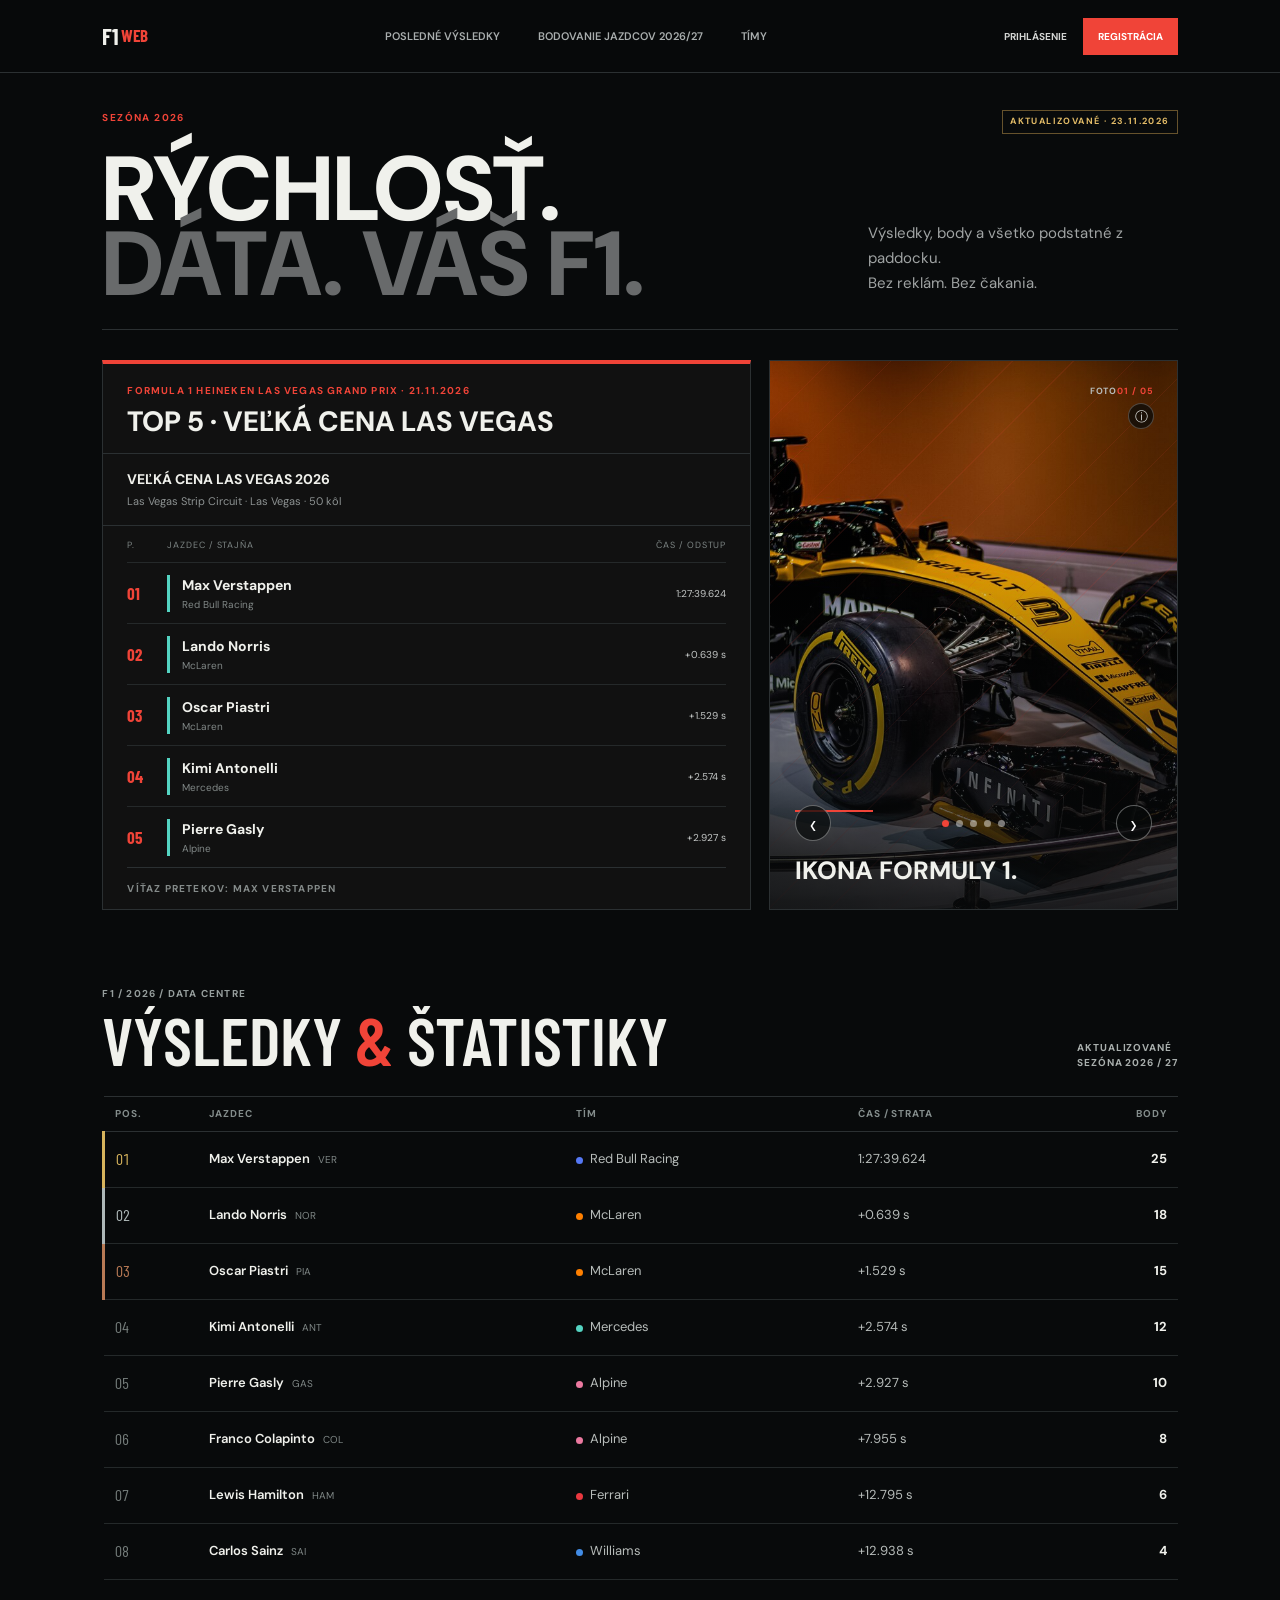
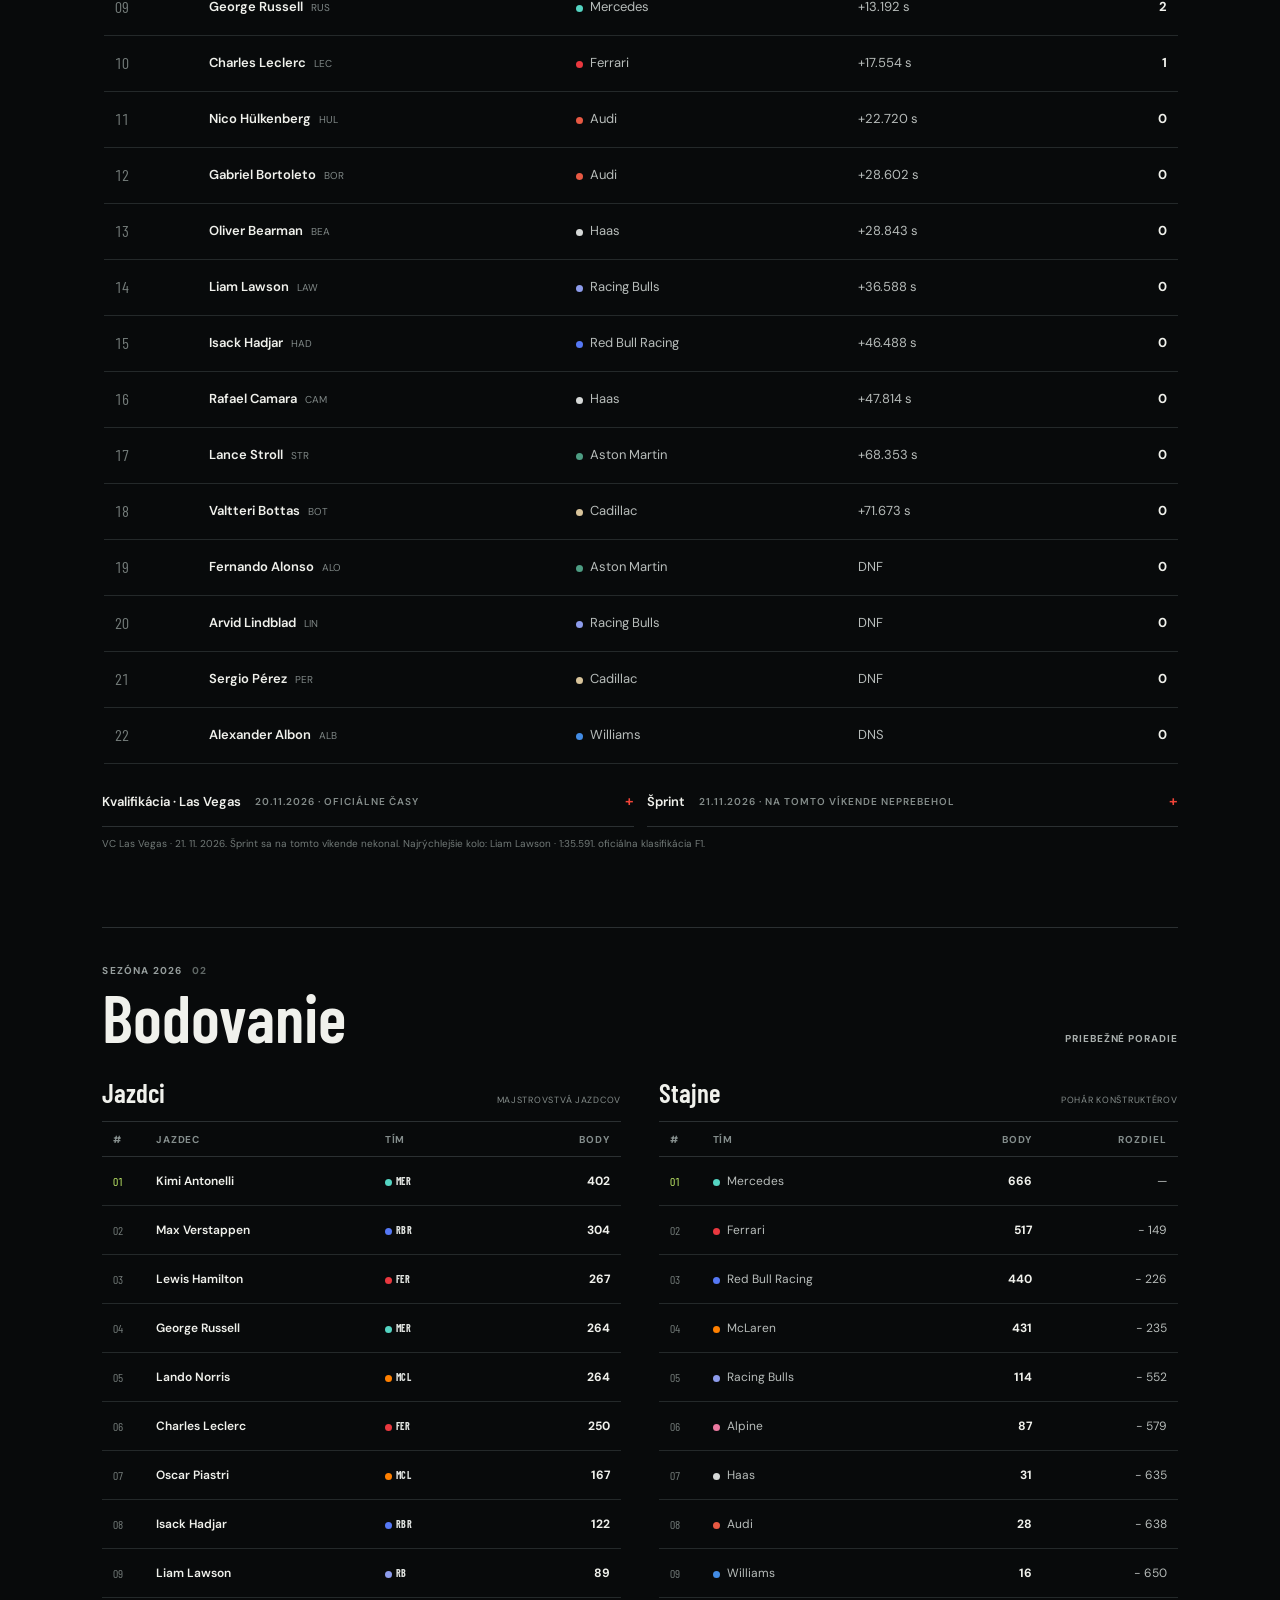
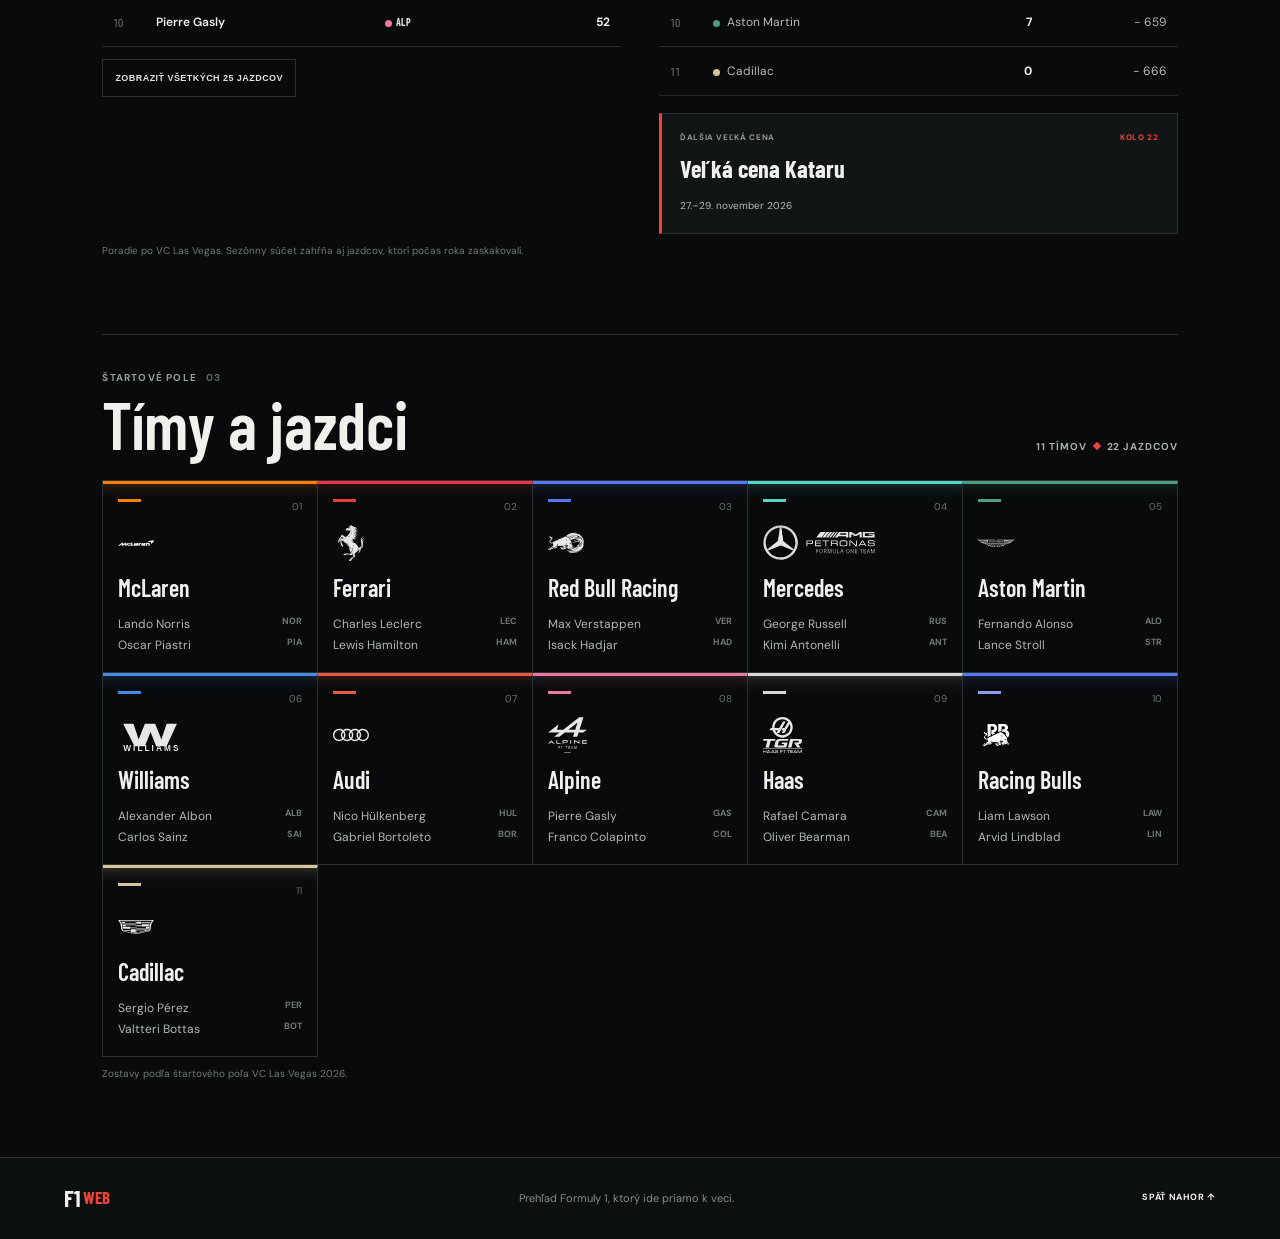
<file: index.html>
<!doctype html>
<html lang="sk">
<head>
	<meta charset="utf-8">
	<meta name="viewport" content="width=device-width, initial-scale=1">
	<meta name="description" content="Prehľad výsledkov, bodovania, tímov a jazdcov Formuly 1.">
	<title>Apex F1 | Prehľad sezóny</title>
	<link rel="preconnect" href="https://fonts.googleapis.com">
	<link rel="preconnect" href="https://fonts.gstatic.com" crossorigin>
	<link href="https://fonts.googleapis.com/css2?family=Barlow+Condensed:wght@500;600;700;800&family=DM+Sans:wght@400;500;600;700&display=swap" rel="stylesheet">
	<link rel="icon" type="image/svg+xml" href="favicon.svg">
	<link rel="stylesheet" href="styles.css">
	<script src="f1-data.js" defer></script>
</head>
<body>
	<header class="site-header" id="domov">
		<a class="brand" href="index.html" aria-label="F1 Web, domov"><b>F1</b><span>WEB</span></a>
		<nav aria-label="Hlavná navigácia">
			<a href="vysledky.html">Posledné výsledky</a><a href="bodovanie.html">Bodovanie jazdcov 2026/27</a><a href="timy.html">Tímy</a>
		</nav>
		<div class="auth-links"><span>Prihlásenie</span><span class="register">Registrácia</span></div>
	</header>

	<main class="page">
		<div class="kicker"><span>SEZÓNA 2026 / 27</span><span class="demo">DEMO · ILUSTRAČNÉ ÚDAJE</span></div>
		<section class="page-intro" aria-labelledby="page-title">
			<h1 id="page-title">RÝCHLOSŤ.<br><span>DÁTA. VÁŠ F1.</span></h1>
			<p>Výsledky, body a všetko podstatné z paddocku.<br>Bez reklám. Bez čakania.</p>
		</section>

		<section class="featured-row" aria-label="Prehľad posledných pretekov">
			<div class="featured-results">
				<div class="feature-heading"><p class="eyebrow">FORMULA 1 GRAND PRIX 2026 — KOLO 18</p><h2>TOP 5 · Výsledok pretekov</h2></div>
				<div class="race-meta"><strong>FORMULA 1 GRAND PRIX 2026</strong><span>Circuit of The Americas · Kolo 18</span></div>
				<div class="feature-table-label"><span>P.</span><span>JAZDEC / STAJŇA</span><span>ČAS / ODSTUP</span></div>
				<ol class="feature-list">
					<li><b>01</b><span><strong>Lando Norris</strong><small>McLaren</small></span><time>1:32:18.402</time></li>
					<li><b>02</b><span><strong>Oscar Piastri</strong><small>McLaren</small></span><time>+2.418 s</time></li>
					<li><b>03</b><span><strong>Max Verstappen</strong><small>Red Bull</small></span><time>+5.106 s</time></li>
					<li><b>04</b><span><strong>Charles Leclerc</strong><small>Ferrari</small></span><time>+8.734 s</time></li>
					<li><b>05</b><span><strong>George Russell</strong><small>Mercedes</small></span><time>+12.090 s</time></li>
				</ol>
				<p class="winner-note">VÍŤAZ PRETEKOV: LANDO NORRIS</p>
			</div>
			<aside class="feature-photo" aria-label="Fotografie Formuly 1">
				<span class="photo-label">FOTO <b>01 / 05</b></span>
				<div class="photo-slides">
					<figure class="photo-slide is-active" aria-hidden="false">
						<img src="img/f1-race-car.jpg" alt="Pretekárske auto Renault Formuly 1 vystavené v múzeu" fetchpriority="high">
						<button class="photo-credit-trigger" type="button" aria-label="Autorské údaje fotografky">ⓘ</button>
						<span class="photo-credit">Foto: <a href="https://commons.wikimedia.org/wiki/File:Renault_Formula_One_racing_car_(49667991997).jpg" target="_blank" rel="noopener noreferrer">Ivan Radic</a> · <a href="https://creativecommons.org/licenses/by/2.0/" target="_blank" rel="noopener noreferrer">CC BY 2.0</a> · orezané</span>
						<strong>IKONA FORMULY 1.</strong>
					</figure>
					<figure class="photo-slide" aria-hidden="true">
						<img src="img/max-verstappen.jpg" alt="Jazdec Max Verstappen v kombinéze Red Bull Racing">
						<button class="photo-credit-trigger" type="button" aria-label="Autorské údaje fotografky">ⓘ</button>
						<span class="photo-credit">Foto: <a href="https://commons.wikimedia.org/wiki/File:2024-08-25_Motorsport,_Formel_1,_Gro%C3%9Fer_Preis_der_Niederlande_2024_STP_3973_by_Stepro_(cropped).jpg" target="_blank" rel="noopener noreferrer">Steffen Prößdorf</a> · <a href="https://creativecommons.org/licenses/by-sa/4.0/" target="_blank" rel="noopener noreferrer">CC BY-SA 4.0</a> · orezané</span>
						<strong>MAX VERSTAPPEN · RED BULL</strong>
					</figure>
					<figure class="photo-slide" aria-hidden="true">
						<img src="img/lewis-hamilton-ferrari.jpg" alt="Lewis Hamilton na Veľkej cene Belgicka 2025 ako jazdec Ferrari">
						<button class="photo-credit-trigger" type="button" aria-label="Autorské údaje fotografky">ⓘ</button>
						<span class="photo-credit">Foto: <a href="https://commons.wikimedia.org/wiki/File:Lewis_Hamilton_during_the_2025_Belgian_Grand_Prix_weekend.jpg" target="_blank" rel="noopener noreferrer">Skyebble</a> · <a href="https://creativecommons.org/licenses/by/4.0/" target="_blank" rel="noopener noreferrer">CC BY 4.0</a> · orezané</span>
						<strong>LEWIS HAMILTON · FERRARI</strong>
					</figure>
					<figure class="photo-slide" aria-hidden="true">
						<img src="img/kimi-antonelli.jpg" alt="Andrea Kimi Antonelli vo vozidle Mercedes pri Veľkej cene Talianska 2025">
						<button class="photo-credit-trigger" type="button" aria-label="Autorské údaje fotografky">ⓘ</button>
						<span class="photo-credit">Foto: <a href="https://commons.wikimedia.org/wiki/File:Andrea_Kimi_Antonelli_2025_Italian_Grand_Prix_FP3.jpg" target="_blank" rel="noopener noreferrer">Eustace Bagge</a> · <a href="https://creativecommons.org/licenses/by/4.0/" target="_blank" rel="noopener noreferrer">CC BY 4.0</a> · orezané</span>
						<strong>KIMI ANTONELLI · MERCEDES</strong>
					</figure>
					<figure class="photo-slide" aria-hidden="true">
						<img src="img/ferrari-racing.jpg" alt="Červené vozidlo Ferrari Formuly 1 na okruhu">
						<button class="photo-credit-trigger" type="button" aria-label="Autorské údaje fotografky">ⓘ</button>
						<span class="photo-credit">Foto: <a href="https://commons.wikimedia.org/wiki/File:2024-08-25_Motorsport,_Formel_1,_Gro%C3%9Fer_Preis_der_Niederlande_2024_STP_3912_by_Stepro.jpg" target="_blank" rel="noopener noreferrer">Steffen Prößdorf</a> · <a href="https://creativecommons.org/licenses/by-sa/4.0/" target="_blank" rel="noopener noreferrer">CC BY-SA 4.0</a></span>
						<strong>KAŽDÁ ZÁKRUTA ROZHODUJE.</strong>
					</figure>
				</div>
				<div class="photo-controls" aria-label="Ovládanie galérie">
					<button class="photo-arrow photo-prev" type="button" aria-label="Predchádzajúca fotografia">‹</button>
					<div class="photo-dots" aria-label="Vybrať fotografiu"></div>
					<button class="photo-arrow photo-next" type="button" aria-label="Nasledujúca fotografia">›</button>
				</div>
			</aside>
		</section>

		<section class="section" id="vysledky" aria-labelledby="results-title">
			<header class="section-head"><div><p class="eyebrow">F1 / 2026 / DATA CENTRE</p><h2 id="results-title">VÝSLEDKY <span>&amp;</span> ŠTATISTIKY</h2></div><span class="tag">AKTUALIZOVANÉ<br>SEZÓNA 2026 / 27</span></header>
			<div class="session-switch" role="tablist" aria-label="Výsledky podľa typu výsledku">
				<button type="button" class="session-tab is-active" data-session="preteky" role="tab" aria-selected="true">Preteky</button>
				<button type="button" class="session-tab" data-session="kvalifikacia" role="tab" aria-selected="false">Kvalifikácia</button>
				<button type="button" class="session-tab" data-session="sprint" role="tab" aria-selected="false">Šprint</button>
			</div>
			<div class="table-scroll session-view" data-session="preteky"><table>
				<thead><tr><th>POS.</th><th>JAZDEC</th><th>TÍM</th><th>ČAS / STRATA</th><th class="num">BODY</th></tr></thead>
				<tbody>
					<tr><td class="rank winner">01</td><td><b>Lando Norris</b><small class="code">NOR</small></td><td><i class="dot papaya"></i> McLaren</td><td>1:32:18.402</td><td class="num points">25</td></tr>
					<tr><td class="rank">02</td><td><b>Oscar Piastri</b><small class="code">PIA</small></td><td><i class="dot papaya"></i> McLaren</td><td>+ 2.418 s</td><td class="num points">18</td></tr>
					<tr><td class="rank">03</td><td><b>Max Verstappen</b><small class="code">VER</small></td><td><i class="dot blue"></i> Red Bull Racing</td><td>+ 5.106 s</td><td class="num points">15</td></tr>
					<tr><td class="rank">04</td><td><b>Charles Leclerc</b><small class="code">LEC</small></td><td><i class="dot red"></i> Ferrari</td><td>+ 8.734 s</td><td class="num points">12</td></tr>
					<tr><td class="rank">05</td><td><b>George Russell</b><small class="code">RUS</small></td><td><i class="dot teal"></i> Mercedes</td><td>+ 12.090 s</td><td class="num points">10</td></tr>
					<tr><td class="rank">06</td><td><b>Lewis Hamilton</b><small class="code">HAM</small></td><td><i class="dot red"></i> Ferrari</td><td>+ 14.552 s</td><td class="num points">8</td></tr>
					<tr><td class="rank">07</td><td><b>Kimi Antonelli</b><small class="code">ANT</small></td><td><i class="dot teal"></i> Mercedes</td><td>+ 18.107 s</td><td class="num points">6</td></tr>
					<tr><td class="rank">08</td><td><b>Carlos Sainz</b><small class="code">SAI</small></td><td><i class="dot blue2"></i> Williams</td><td>+ 21.382 s</td><td class="num points">4</td></tr>
					<tr><td class="rank">09</td><td><b>Fernando Alonso</b><small class="code">ALO</small></td><td><i class="dot green"></i> Aston Martin</td><td>+ 25.605 s</td><td class="num points">2</td></tr>
					<tr><td class="rank">10</td><td><b>Pierre Gasly</b><small class="code">GAS</small></td><td><i class="dot pink"></i> Alpine</td><td>+ 28.914 s</td><td class="num points">1</td></tr>
					<tr><td class="rank">11</td><td><b>Alexander Albon</b><small class="code">ALB</small></td><td><i class="dot blue2"></i> Williams</td><td>+ 31.660 s</td><td class="num points">0</td></tr>
					<tr><td class="rank">12</td><td><b>Lance Stroll</b><small class="code">STR</small></td><td><i class="dot green"></i> Aston Martin</td><td>+ 35.144 s</td><td class="num points">0</td></tr>
					<tr><td class="rank">13</td><td><b>Esteban Ocon</b><small class="code">OCO</small></td><td><i class="dot silver"></i> Haas</td><td>+ 38.289 s</td><td class="num points">0</td></tr>
					<tr><td class="rank">14</td><td><b>Liam Lawson</b><small class="code">LAW</small></td><td><i class="dot periwinkle"></i> Racing Bulls</td><td>+ 41.903 s</td><td class="num points">0</td></tr>
					<tr><td class="rank">15</td><td><b>Nico Hülkenberg</b><small class="code">HUL</small></td><td><i class="dot orange"></i> Audi</td><td>+ 44.117 s</td><td class="num points">0</td></tr>
					<tr><td class="rank">16</td><td><b>Oliver Bearman</b><small class="code">BEA</small></td><td><i class="dot silver"></i> Haas</td><td>+ 47.325 s</td><td class="num points">0</td></tr>
					<tr><td class="rank">17</td><td><b>Franco Colapinto</b><small class="code">COL</small></td><td><i class="dot pink"></i> Alpine</td><td>+ 52.706 s</td><td class="num points">0</td></tr>
					<tr><td class="rank">18</td><td><b>Gabriel Bortoleto</b><small class="code">BOR</small></td><td><i class="dot orange"></i> Audi</td><td>+ 58.912 s</td><td class="num points">0</td></tr>
					<tr><td class="rank">19</td><td><b>Arvid Lindblad</b><small class="code">LIN</small></td><td><i class="dot periwinkle"></i> Racing Bulls</td><td>+ 1:02.455</td><td class="num points">0</td></tr>
					<tr><td class="rank">20</td><td><b>Sergio Pérez</b><small class="code">PER</small></td><td><i class="dot sand"></i> Cadillac</td><td>+ 1:08.037</td><td class="num points">0</td></tr>
					<tr><td class="rank">21</td><td><b>Valtteri Bottas</b><small class="code">BOT</small></td><td><i class="dot sand"></i> Cadillac</td><td>+ 1:12.680</td><td class="num points">0</td></tr>
					<tr><td class="rank">22</td><td><b>Isack Hadjar</b><small class="code">HAD</small></td><td><i class="dot blue"></i> Red Bull Racing</td><td>DNF</td><td class="num points">0</td></tr>
				</tbody>
			</table></div>
			<div class="extras">
				<details class="session-view" data-session="kvalifikacia"><summary>Kvalifikácia <span>VŠETKÝCH 22 JAZDCOV</span></summary><div class="table-scroll"><table class="session-table"><thead><tr><th>POS.</th><th>JAZDEC</th><th>TÍM</th><th class="num">ČAS</th></tr></thead><tbody>
					<tr><td class="rank winner">01</td><td><b>Lando Norris</b></td><td>McLaren</td><td class="num">1:31.021</td></tr><tr><td class="rank">02</td><td><b>Oscar Piastri</b></td><td>McLaren</td><td class="num">1:31.123</td></tr><tr><td class="rank">03</td><td><b>Charles Leclerc</b></td><td>Ferrari</td><td class="num">1:31.222</td></tr><tr><td class="rank">04</td><td><b>Max Verstappen</b></td><td>Red Bull Racing</td><td class="num">1:31.302</td></tr><tr><td class="rank">05</td><td><b>Lewis Hamilton</b></td><td>Ferrari</td><td class="num">1:31.440</td></tr><tr><td class="rank">06</td><td><b>George Russell</b></td><td>Mercedes</td><td class="num">1:31.508</td></tr><tr><td class="rank">07</td><td><b>Kimi Antonelli</b></td><td>Mercedes</td><td class="num">1:31.612</td></tr><tr><td class="rank">08</td><td><b>Carlos Sainz</b></td><td>Williams</td><td class="num">1:31.758</td></tr><tr><td class="rank">09</td><td><b>Fernando Alonso</b></td><td>Aston Martin</td><td class="num">1:31.819</td></tr><tr><td class="rank">10</td><td><b>Alexander Albon</b></td><td>Williams</td><td class="num">1:31.902</td></tr><tr><td class="rank">11</td><td><b>Pierre Gasly</b></td><td>Alpine</td><td class="num">1:32.017</td></tr><tr><td class="rank">12</td><td><b>Lance Stroll</b></td><td>Aston Martin</td><td class="num">1:32.105</td></tr><tr><td class="rank">13</td><td><b>Esteban Ocon</b></td><td>Haas</td><td class="num">1:32.223</td></tr><tr><td class="rank">14</td><td><b>Liam Lawson</b></td><td>Racing Bulls</td><td class="num">1:32.319</td></tr><tr><td class="rank">15</td><td><b>Nico Hülkenberg</b></td><td>Audi</td><td class="num">1:32.401</td></tr><tr><td class="rank">16</td><td><b>Oliver Bearman</b></td><td>Haas</td><td class="num">1:32.523</td></tr><tr><td class="rank">17</td><td><b>Franco Colapinto</b></td><td>Alpine</td><td class="num">1:32.642</td></tr><tr><td class="rank">18</td><td><b>Gabriel Bortoleto</b></td><td>Audi</td><td class="num">1:32.791</td></tr><tr><td class="rank">19</td><td><b>Arvid Lindblad</b></td><td>Racing Bulls</td><td class="num">1:32.912</td></tr><tr><td class="rank">20</td><td><b>Sergio Pérez</b></td><td>Cadillac</td><td class="num">1:33.081</td></tr><tr><td class="rank">21</td><td><b>Valtteri Bottas</b></td><td>Cadillac</td><td class="num">1:33.217</td></tr><tr><td class="rank">22</td><td><b>Isack Hadjar</b></td><td>Red Bull Racing</td><td class="num">1:33.360</td></tr>
				</tbody></table></div></details>
				<details class="session-view" data-session="sprint"><summary>Šprint <span>VŠETKÝCH 22 JAZDCOV</span></summary><div class="table-scroll"><table class="session-table"><thead><tr><th>POS.</th><th>JAZDEC</th><th>TÍM</th><th class="num">ČAS / STRATA</th></tr></thead><tbody>
					<tr><td class="rank winner">01</td><td><b>Oscar Piastri</b></td><td>McLaren</td><td class="num">31:42.105</td></tr><tr><td class="rank">02</td><td><b>Lando Norris</b></td><td>McLaren</td><td class="num">+ 1.204 s</td></tr><tr><td class="rank">03</td><td><b>George Russell</b></td><td>Mercedes</td><td class="num">+ 3.819 s</td></tr><tr><td class="rank">04</td><td><b>Charles Leclerc</b></td><td>Ferrari</td><td class="num">+ 5.103 s</td></tr><tr><td class="rank">05</td><td><b>Max Verstappen</b></td><td>Red Bull Racing</td><td class="num">+ 6.292 s</td></tr><tr><td class="rank">06</td><td><b>Kimi Antonelli</b></td><td>Mercedes</td><td class="num">+ 8.426 s</td></tr><tr><td class="rank">07</td><td><b>Lewis Hamilton</b></td><td>Ferrari</td><td class="num">+ 10.105 s</td></tr><tr><td class="rank">08</td><td><b>Carlos Sainz</b></td><td>Williams</td><td class="num">+ 12.840 s</td></tr><tr><td class="rank">09</td><td><b>Fernando Alonso</b></td><td>Aston Martin</td><td class="num">+ 15.091 s</td></tr><tr><td class="rank">10</td><td><b>Pierre Gasly</b></td><td>Alpine</td><td class="num">+ 17.307 s</td></tr><tr><td class="rank">11</td><td><b>Alexander Albon</b></td><td>Williams</td><td class="num">+ 18.472 s</td></tr><tr><td class="rank">12</td><td><b>Lance Stroll</b></td><td>Aston Martin</td><td class="num">+ 20.634 s</td></tr><tr><td class="rank">13</td><td><b>Esteban Ocon</b></td><td>Haas</td><td class="num">+ 22.019 s</td></tr><tr><td class="rank">14</td><td><b>Liam Lawson</b></td><td>Racing Bulls</td><td class="num">+ 23.805 s</td></tr><tr><td class="rank">15</td><td><b>Nico Hülkenberg</b></td><td>Audi</td><td class="num">+ 25.602 s</td></tr><tr><td class="rank">16</td><td><b>Oliver Bearman</b></td><td>Haas</td><td class="num">+ 27.394 s</td></tr><tr><td class="rank">17</td><td><b>Franco Colapinto</b></td><td>Alpine</td><td class="num">+ 29.816 s</td></tr><tr><td class="rank">18</td><td><b>Gabriel Bortoleto</b></td><td>Audi</td><td class="num">+ 31.709 s</td></tr><tr><td class="rank">19</td><td><b>Arvid Lindblad</b></td><td>Racing Bulls</td><td class="num">+ 34.288 s</td></tr><tr><td class="rank">20</td><td><b>Sergio Pérez</b></td><td>Cadillac</td><td class="num">+ 37.029 s</td></tr><tr><td class="rank">21</td><td><b>Valtteri Bottas</b></td><td>Cadillac</td><td class="num">+ 40.612 s</td></tr><tr><td class="rank">22</td><td><b>Isack Hadjar</b></td><td>Red Bull Racing</td><td class="num">DNF</td></tr>
				</tbody></table></div></details>
			</div>
			<p class="note">Výsledky sú ilustračné a nejde o oficiálnu klasifikáciu.</p>
		</section>

		<section class="section ruled" id="bodovanie" aria-labelledby="standings-title">
			<header class="section-head"><div><p class="eyebrow">SEZÓNA 2026 <span>02</span></p><h2 id="standings-title">Bodovanie</h2></div><span class="tag">PRIEBEŽNÉ PORADIE</span></header>
			<div class="standings-switch" role="tablist" aria-label="Bodovanie podľa kategórie">
				<button type="button" class="standings-tab is-active" data-standing="jazdci" role="tab" aria-selected="true">Jazdci</button>
				<button type="button" class="standings-tab" data-standing="stajne" role="tab" aria-selected="false">Stajne</button>
			</div>
			<div class="columns">
				<div class="standing-view" data-standing="jazdci"><div class="subhead"><h3>Jazdci</h3><span>MAJSTROVSTVÁ JAZDCOV</span></div><div class="table-scroll"><table class="compact">
					<thead><tr><th>#</th><th>JAZDEC</th><th>TÍM</th><th class="num">BODY</th></tr></thead>
					<tbody>
						<tr><td class="rank winner">01</td><td><b>L. Norris</b></td><td><i class="dot papaya"></i></td><td class="num points">186</td></tr>
						<tr><td class="rank">02</td><td><b>O. Piastri</b></td><td><i class="dot papaya"></i></td><td class="num points">172</td></tr>
						<tr><td class="rank">03</td><td><b>M. Verstappen</b></td><td><i class="dot blue"></i></td><td class="num points">159</td></tr>
						<tr><td class="rank">04</td><td><b>C. Leclerc</b></td><td><i class="dot red"></i></td><td class="num points">138</td></tr>
						<tr><td class="rank">05</td><td><b>G. Russell</b></td><td><i class="dot teal"></i></td><td class="num points">121</td></tr>
						<tr><td class="rank">06</td><td><b>L. Hamilton</b></td><td><i class="dot red"></i></td><td class="num points">111</td></tr>
						<tr><td class="rank">07</td><td><b>K. Antonelli</b></td><td><i class="dot teal"></i></td><td class="num points">97</td></tr>
						<tr><td class="rank">08</td><td><b>C. Sainz</b></td><td><i class="dot blue2"></i></td><td class="num points">82</td></tr>
						<tr><td class="rank">09</td><td><b>F. Alonso</b></td><td><i class="dot green"></i></td><td class="num points">71</td></tr>
						<tr><td class="rank">10</td><td><b>P. Gasly</b></td><td><i class="dot pink"></i></td><td class="num points">63</td></tr>
						<tr><td class="rank">11</td><td><b>A. Albon</b></td><td><i class="dot blue2"></i></td><td class="num points">54</td></tr>
						<tr><td class="rank">12</td><td><b>L. Stroll</b></td><td><i class="dot green"></i></td><td class="num points">45</td></tr>
						<tr><td class="rank">13</td><td><b>E. Ocon</b></td><td><i class="dot silver"></i></td><td class="num points">36</td></tr>
						<tr><td class="rank">14</td><td><b>L. Lawson</b></td><td><i class="dot periwinkle"></i></td><td class="num points">29</td></tr>
						<tr><td class="rank">15</td><td><b>N. Hülkenberg</b></td><td><i class="dot orange"></i></td><td class="num points">22</td></tr>
						<tr><td class="rank">16</td><td><b>O. Bearman</b></td><td><i class="dot silver"></i></td><td class="num points">18</td></tr>
						<tr><td class="rank">17</td><td><b>F. Colapinto</b></td><td><i class="dot pink"></i></td><td class="num points">12</td></tr>
						<tr><td class="rank">18</td><td><b>G. Bortoleto</b></td><td><i class="dot orange"></i></td><td class="num points">8</td></tr>
						<tr><td class="rank">19</td><td><b>A. Lindblad</b></td><td><i class="dot periwinkle"></i></td><td class="num points">4</td></tr>
						<tr><td class="rank">20</td><td><b>S. Pérez</b></td><td><i class="dot sand"></i></td><td class="num points">2</td></tr>
						<tr><td class="rank">21</td><td><b>V. Bottas</b></td><td><i class="dot sand"></i></td><td class="num points">1</td></tr>
						<tr><td class="rank">22</td><td><b>I. Hadjar</b></td><td><i class="dot blue"></i></td><td class="num points">0</td></tr>
					</tbody>
				</table></div></div>
				<div class="standing-view" data-standing="stajne"><div class="subhead"><h3>Stajne</h3><span>POHÁR KONŠTRUKTÉROV</span></div><div class="table-scroll"><table class="compact">
					<thead><tr><th>#</th><th>TÍM</th><th class="num">BODY</th><th class="num">ROZDIEL</th></tr></thead>
					<tbody>
						<tr><td class="rank winner">01</td><td><i class="dot papaya"></i> McLaren</td><td class="num points">358</td><td class="num">—</td></tr>
						<tr><td class="rank">02</td><td><i class="dot red"></i> Ferrari</td><td class="num points">249</td><td class="num">− 109</td></tr>
						<tr><td class="rank">03</td><td><i class="dot teal"></i> Mercedes</td><td class="num points">218</td><td class="num">− 140</td></tr>
						<tr><td class="rank">04</td><td><i class="dot blue"></i> Red Bull Racing</td><td class="num points">159</td><td class="num">− 199</td></tr>
						<tr><td class="rank">05</td><td><i class="dot blue2"></i> Williams</td><td class="num points">136</td><td class="num">− 222</td></tr>
						<tr><td class="rank">06</td><td><i class="dot green"></i> Aston Martin</td><td class="num points">116</td><td class="num">− 242</td></tr>
						<tr><td class="rank">07</td><td><i class="dot pink"></i> Alpine</td><td class="num points">75</td><td class="num">− 283</td></tr>
						<tr><td class="rank">08</td><td><i class="dot silver"></i> Haas</td><td class="num points">54</td><td class="num">− 304</td></tr>
						<tr><td class="rank">09</td><td><i class="dot periwinkle"></i> Racing Bulls</td><td class="num points">33</td><td class="num">− 325</td></tr>
						<tr><td class="rank">10</td><td><i class="dot orange"></i> Audi</td><td class="num points">30</td><td class="num">− 328</td></tr>
						<tr><td class="rank">11</td><td><i class="dot sand"></i> Cadillac</td><td class="num points">3</td><td class="num">− 355</td></tr>
					</tbody>
				</table></div>
				<aside class="next-race" aria-label="Ďalšia Veľká cena">
					<p>Ďalšia Veľká cena <span>KOLO 22</span></p>
					<h3>Veľká cena Kataru</h3>
					<time datetime="2026-11-29">27.–29. november 2026</time>
				</aside>
				</div>
			</div>
			<p class="note">Bodovanie je ilustračné.</p>
		</section>

		<section class="section ruled" id="timy" aria-labelledby="teams-title">
			<header class="section-head"><div><p class="eyebrow">ŠTARTOVÉ POLE <span>03</span></p><h2 id="teams-title">Tímy a jazdci</h2></div><span class="tag">11 TÍMOV <i></i> 22 JAZDCOV</span></header>
			<div class="team-grid">
				<article><header><i class="bar papaya"></i>01</header><img class="team-logo" src="img/team-logos/mclaren.svg" alt="" aria-hidden="true"><h3>McLaren</h3><p>Lando Norris <span>NOR</span></p><p>Oscar Piastri <span>PIA</span></p></article>
				<article><header><i class="bar red"></i>02</header><img class="team-logo" src="img/team-logos/ferrari.svg" alt="" aria-hidden="true"><h3>Ferrari</h3><p>Charles Leclerc <span>LEC</span></p><p>Lewis Hamilton <span>HAM</span></p></article>
				<article><header><i class="bar blue"></i>03</header><img class="team-logo" src="img/team-logos/redbull.svg" alt="" aria-hidden="true"><h3>Red Bull Racing</h3><p>Max Verstappen <span>VER</span></p><p>Isack Hadjar <span>HAD</span></p></article>
				<article><header><i class="bar teal"></i>04</header><img class="team-logo" src="img/team-logos/mercedes.svg" alt="" aria-hidden="true"><h3>Mercedes</h3><p>George Russell <span>RUS</span></p><p>Kimi Antonelli <span>ANT</span></p></article>
				<article><header><i class="bar green"></i>05</header><img class="team-logo" src="img/team-logos/aston-martin.svg" alt="" aria-hidden="true"><h3>Aston Martin</h3><p>Fernando Alonso <span>ALO</span></p><p>Lance Stroll <span>STR</span></p></article>
				<article><header><i class="bar blue2"></i>06</header><img class="team-logo" src="img/team-logos/williams.svg" alt="" aria-hidden="true"><h3>Williams</h3><p>Alexander Albon <span>ALB</span></p><p>Carlos Sainz <span>SAI</span></p></article>
				<article><header><i class="bar orange"></i>07</header><img class="team-logo" src="img/team-logos/audi.svg" alt="" aria-hidden="true"><h3>Audi</h3><p>Nico Hülkenberg <span>HUL</span></p><p>Gabriel Bortoleto <span>BOR</span></p></article>
				<article><header><i class="bar pink"></i>08</header><img class="team-logo" src="img/team-logos/alpine.svg" alt="" aria-hidden="true"><h3>Alpine</h3><p>Pierre Gasly <span>GAS</span></p><p>Franco Colapinto <span>COL</span></p></article>
				<article><header><i class="bar silver"></i>09</header><img class="team-logo" src="img/team-logos/haas.svg" alt="" aria-hidden="true"><h3>Haas</h3><p>Esteban Ocon <span>OCO</span></p><p>Oliver Bearman <span>BEA</span></p></article>
				<article><header><i class="bar periwinkle"></i>10</header><img class="team-logo racing-bulls-logo" src="img/team-logos/racing-bulls.webp" alt="Logo tímu Racing Bulls"><h3>Racing Bulls</h3><p>Liam Lawson <span>LAW</span></p><p>Arvid Lindblad <span>LIN</span></p></article>
				<article><header><i class="bar sand"></i>11</header><img class="team-logo" src="img/team-logos/cadillac.svg" alt="" aria-hidden="true"><h3>Cadillac</h3><p>Sergio Pérez <span>PER</span></p><p>Valtteri Bottas <span>BOT</span></p></article>
			</div>
			<p class="note">Zostavy sú ilustračné a môžu sa líšiť od oficiálnej štartovej listiny.</p>
		</section>
	</main>
	<footer class="footer"><a class="brand" href="#domov" aria-label="F1 Web, domov"><b>F1</b><span>WEB</span></a><p>Prehľad Formuly 1, ktorý ide priamo k veci.</p><a href="#domov">SPÄŤ NAHOR ↑</a></footer>
</body>
</html>
</file>
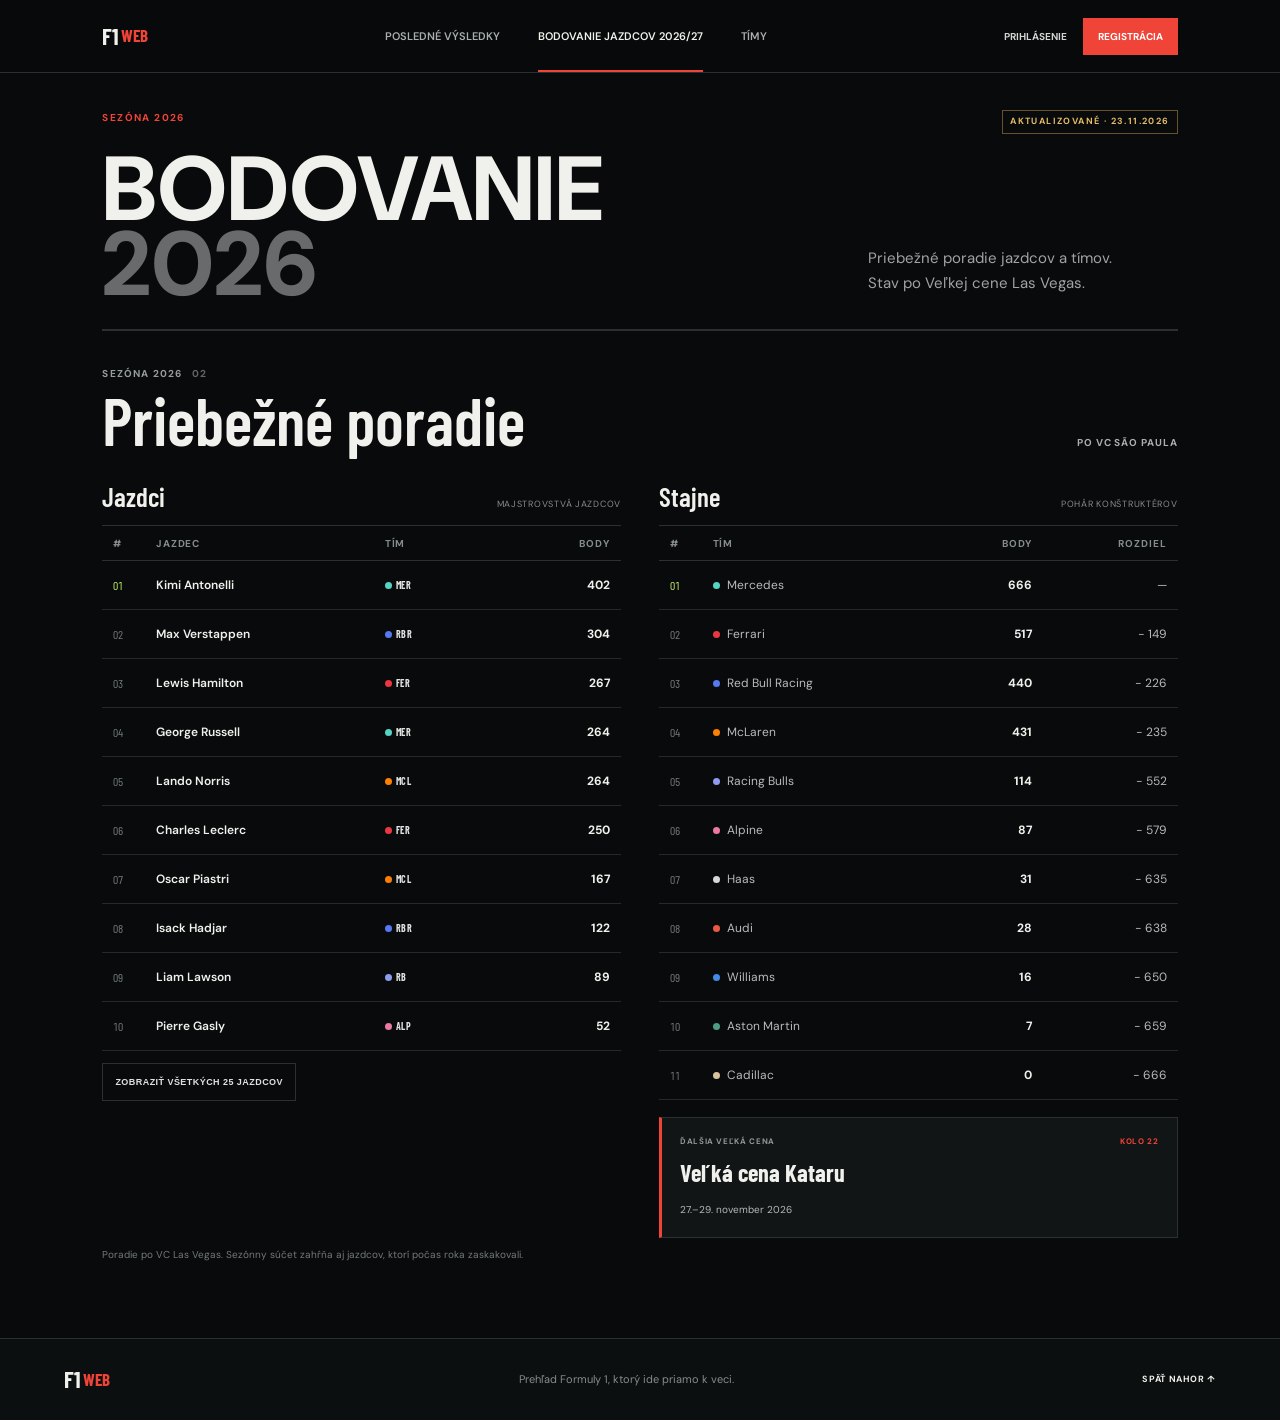
<file: bodovanie.html>
<!doctype html>
<html lang="sk">
<head>
	<meta charset="utf-8">
	<meta name="viewport" content="width=device-width, initial-scale=1">
	<meta name="description" content="Priebežné poradie jazdcov a tímov Formuly 1 v sezóne 2026.">
	<title>Bodovanie | F1 Web</title>
	<link rel="preconnect" href="https://fonts.googleapis.com">
	<link rel="preconnect" href="https://fonts.gstatic.com" crossorigin>
	<link href="https://fonts.googleapis.com/css2?family=Barlow+Condensed:wght@500;600;700;800&family=DM+Sans:wght@400;500;600;700&display=swap" rel="stylesheet">
	<link rel="icon" type="image/svg+xml" href="favicon.svg">
	<link rel="stylesheet" href="styles.css">
	<script src="f1-data.js" defer></script>
</head>
<body>
	<header class="site-header">
		<a class="brand" href="index.html" aria-label="F1 Web, domov"><b>F1</b><span>WEB</span></a>
		<nav aria-label="Hlavná navigácia">
			<a href="vysledky.html">Posledné výsledky</a><a class="current-page" href="bodovanie.html" aria-current="page">Bodovanie jazdcov 2026/27</a><a href="timy.html">Tímy</a>
		</nav>
		<div class="auth-links"><span>Prihlásenie</span><span class="register">Registrácia</span></div>
	</header>

	<main class="page standings-page">
		<div class="kicker"><span>SEZÓNA 2026 / PORADIE</span><span class="demo">DEMO · ILUSTRAČNÉ ÚDAJE</span></div>
		<section class="page-intro" aria-labelledby="page-title">
			<h1 id="page-title">BODOVANIE<br><span>2026</span></h1>
			<p>Priebežné poradie jazdcov a tímov.<br>Stav po Veľkej cene Las Vegas.</p>
		</section>

		<section class="section ruled" id="bodovanie" aria-labelledby="standings-title">
			<header class="section-head"><div><p class="eyebrow">SEZÓNA 2026 <span>02</span></p><h2 id="standings-title">Priebežné poradie</h2></div><span class="tag">PO VC SÃO PAULA</span></header>
			<div class="standings-switch" role="tablist" aria-label="Bodovanie podľa kategórie">
				<button type="button" class="standings-tab is-active" data-standing="jazdci" role="tab" aria-selected="true">Jazdci</button>
				<button type="button" class="standings-tab" data-standing="stajne" role="tab" aria-selected="false">Stajne</button>
			</div>
			<div class="columns">
				<div class="standing-view" data-standing="jazdci"><div class="subhead"><h3>Jazdci</h3><span>MAJSTROVSTVÁ JAZDCOV</span></div><div class="table-scroll"><table class="compact">
					<thead><tr><th>#</th><th>JAZDEC</th><th>TÍM</th><th class="num">BODY</th></tr></thead>
					<tbody>
						<tr><td class="rank winner">01</td><td><b>K. Antonelli</b></td><td><i class="dot teal"></i><span class="team-code">MER</span></td><td class="num points">400</td></tr>
						<tr><td class="rank">02</td><td><b>M. Verstappen</b></td><td><i class="dot blue"></i><span class="team-code">RBR</span></td><td class="num points">297</td></tr>
						<tr><td class="rank">03</td><td><b>G. Russell</b></td><td><i class="dot teal"></i></td><td class="num points">274</td></tr>
						<tr><td class="rank">04</td><td><b>L. Norris</b></td><td><i class="dot papaya"></i></td><td class="num points">271</td></tr>
						<tr><td class="rank">05</td><td><b>L. Hamilton</b></td><td><i class="dot red"></i></td><td class="num points">263</td></tr>
						<tr><td class="rank">06</td><td><b>C. Leclerc</b></td><td><i class="dot red"></i></td><td class="num points">255</td></tr>
						<tr><td class="rank">07</td><td><b>O. Piastri</b></td><td><i class="dot papaya"></i></td><td class="num points">160</td></tr>
						<tr><td class="rank">08</td><td><b>I. Hadjar</b></td><td><i class="dot blue"></i></td><td class="num points">137</td></tr>
						<tr><td class="rank">09</td><td><b>L. Lawson</b></td><td><i class="dot periwinkle"></i></td><td class="num points">93</td></tr>
						<tr><td class="rank">10</td><td><b>P. Gasly</b></td><td><i class="dot pink"></i></td><td class="num points">42</td></tr>
						<tr><td class="rank">11</td><td><b>A. Lindblad</b></td><td><i class="dot periwinkle"></i></td><td class="num points">38</td></tr>
						<tr><td class="rank">12</td><td><b>F. Colapinto</b></td><td><i class="dot pink"></i></td><td class="num points">27</td></tr>
						<tr><td class="rank">13</td><td><b>O. Bearman</b></td><td><i class="dot silver"></i></td><td class="num points">23</td></tr>
						<tr><td class="rank">14</td><td><b>N. Hülkenberg</b></td><td><i class="dot orange"></i></td><td class="num points">15</td></tr>
						<tr><td class="rank">15</td><td><b>G. Bortoleto</b></td><td><i class="dot orange"></i></td><td class="num points">14</td></tr>
						<tr><td class="rank">16</td><td><b>E. Ocon</b></td><td><i class="dot silver"></i></td><td class="num points">7</td></tr>
						<tr><td class="rank">17</td><td><b>F. Alonso</b></td><td><i class="dot green"></i></td><td class="num points">7</td></tr>
						<tr><td class="rank">18</td><td><b>C. Sainz</b></td><td><i class="dot blue2"></i></td><td class="num points">7</td></tr>
						<tr><td class="rank">19</td><td><b>A. Albon</b></td><td><i class="dot blue2"></i></td><td class="num points">5</td></tr>
						<tr><td class="rank">20</td><td><b>Y. Tsunoda</b></td><td><i class="dot periwinkle"></i></td><td class="num points">1</td></tr>
						<tr><td class="rank">21</td><td><b>R. Hirakawa</b></td><td><i class="dot silver"></i></td><td class="num points">1</td></tr>
						<tr><td class="rank">22</td><td><b>R. Camara</b></td><td><i class="dot silver"></i></td><td class="num points">0</td></tr>
						<tr><td class="rank">23</td><td><b>L. Stroll</b></td><td><i class="dot green"></i></td><td class="num points">0</td></tr>
						<tr><td class="rank">24</td><td><b>V. Bottas</b></td><td><i class="dot sand"></i></td><td class="num points">0</td></tr>
						<tr><td class="rank">25</td><td><b>S. Pérez</b></td><td><i class="dot sand"></i></td><td class="num points">0</td></tr>
					</tbody>
				</table></div></div>
				<div class="standing-view" data-standing="stajne"><div class="subhead"><h3>Stajne</h3><span>POHÁR KONŠTRUKTÉROV</span></div><div class="table-scroll"><table class="compact">
					<thead><tr><th>#</th><th>TÍM</th><th class="num">BODY</th><th class="num">ROZDIEL</th></tr></thead>
					<tbody>
						<tr><td class="rank winner">01</td><td><i class="dot teal"></i> Mercedes</td><td class="num points">674</td><td class="num">—</td></tr>
						<tr><td class="rank">02</td><td><i class="dot red"></i> Ferrari</td><td class="num points">518</td><td class="num">− 156</td></tr>
						<tr><td class="rank">03</td><td><i class="dot blue"></i> Red Bull</td><td class="num points">448</td><td class="num">− 226</td></tr>
						<tr><td class="rank">04</td><td><i class="dot papaya"></i> McLaren</td><td class="num points">431</td><td class="num">− 243</td></tr>
						<tr><td class="rank">05</td><td><i class="dot periwinkle"></i> Racing Bulls</td><td class="num points">118</td><td class="num">− 556</td></tr>
						<tr><td class="rank">06</td><td><i class="dot pink"></i> Alpine</td><td class="num points">69</td><td class="num">− 605</td></tr>
						<tr><td class="rank">07</td><td><i class="dot silver"></i> Haas</td><td class="num points">31</td><td class="num">− 643</td></tr>
						<tr><td class="rank">08</td><td><i class="dot orange"></i> Audi</td><td class="num points">29</td><td class="num">− 645</td></tr>
						<tr><td class="rank">09</td><td><i class="dot blue2"></i> Williams</td><td class="num points">12</td><td class="num">− 662</td></tr>
						<tr><td class="rank">10</td><td><i class="dot green"></i> Aston Martin</td><td class="num points">7</td><td class="num">− 667</td></tr>
						<tr><td class="rank">11</td><td><i class="dot sand"></i> Cadillac</td><td class="num points">0</td><td class="num">− 674</td></tr>
					</tbody>
				</table></div>
				<aside class="next-race" aria-label="Ďalšia Veľká cena">
					<p>Ďalšia Veľká cena <span>KOLO 22</span></p>
					<h3>Veľká cena Kataru</h3>
					<time datetime="2026-11-29">27.–29. november 2026</time>
				</aside>
				</div>
			</div>
			<p class="note">Poradie po VC Las Vegas. Sezónny súčet zahŕňa aj jazdcov, ktorí počas roka zaskakovali.</p>
		</section>
	</main>
	<footer class="footer"><a class="brand" href="index.html" aria-label="F1 Web, domov"><b>F1</b><span>WEB</span></a><p>Prehľad Formuly 1, ktorý ide priamo k veci.</p><a href="#page-title">SPÄŤ NAHOR ↑</a></footer>
</body>
</html>
</file>
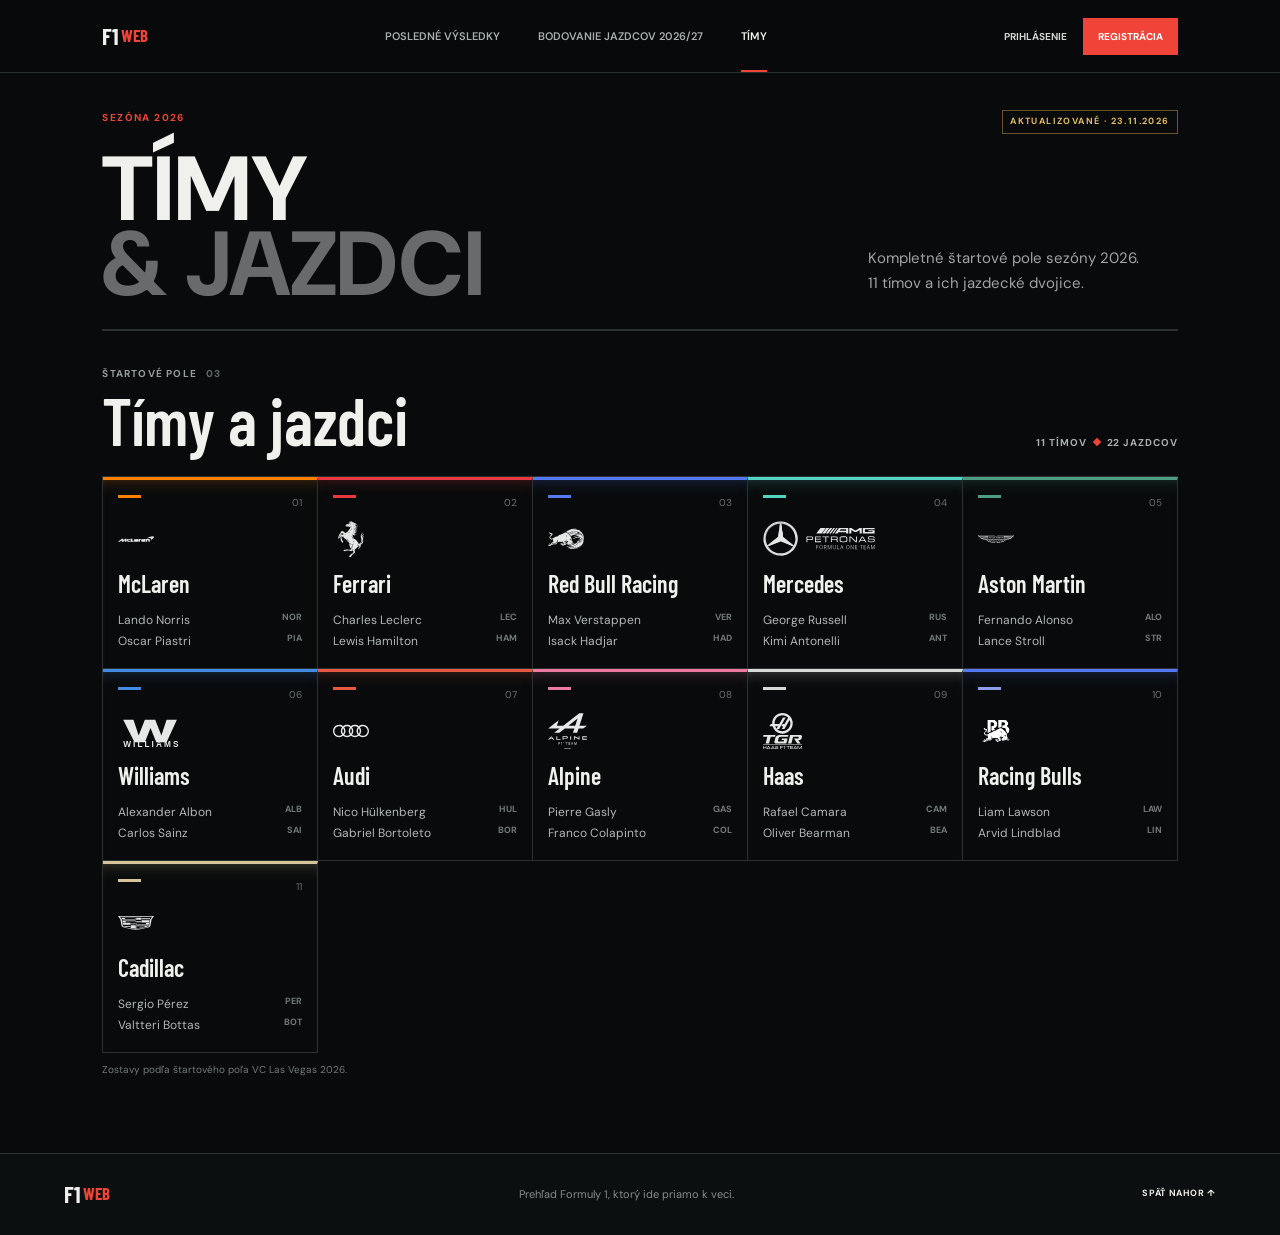
<file: timy.html>
<!doctype html>
<html lang="sk">
<head>
	<meta charset="utf-8">
	<meta name="viewport" content="width=device-width, initial-scale=1">
	<meta name="description" content="Prehľad tímov a jazdcov štartového poľa Formuly 1.">
	<title>Tímy a jazdci | F1 Web</title>
	<link rel="preconnect" href="https://fonts.googleapis.com">
	<link rel="preconnect" href="https://fonts.gstatic.com" crossorigin>
	<link href="https://fonts.googleapis.com/css2?family=Barlow+Condensed:wght@500;600;700;800&family=DM+Sans:wght@400;500;600;700&display=swap" rel="stylesheet">
	<link rel="icon" type="image/svg+xml" href="favicon.svg">
	<link rel="stylesheet" href="styles.css">
	<script src="f1-data.js" defer></script>
</head>
<body>
	<header class="site-header">
		<a class="brand" href="index.html" aria-label="F1 Web, domov"><b>F1</b><span>WEB</span></a>
		<nav aria-label="Hlavná navigácia">
			<a href="vysledky.html">Posledné výsledky</a><a href="bodovanie.html">Bodovanie jazdcov 2026/27</a><a class="current-page" href="timy.html" aria-current="page">Tímy</a>
		</nav>
		<div class="auth-links"><span>Prihlásenie</span><span class="register">Registrácia</span></div>
	</header>

	<main class="page teams-page">
		<div class="kicker"><span>ŠTARTOVÉ POLE / 2026</span><span class="demo">DEMO · ILUSTRAČNÉ ÚDAJE</span></div>
		<section class="page-intro" aria-labelledby="page-title">
			<h1 id="page-title">TÍMY<br><span>&amp; JAZDCI</span></h1>
			<p>Kompletné štartové pole sezóny 2026.<br>11 tímov a ich jazdecké dvojice.</p>
		</section>

		<section class="section ruled" id="timy" aria-labelledby="teams-title">
			<header class="section-head"><div><p class="eyebrow">ŠTARTOVÉ POLE <span>03</span></p><h2 id="teams-title">Tímy a jazdci</h2></div><span class="tag">11 TÍMOV <i></i> 22 JAZDCOV</span></header>
			<div class="team-grid">
				<article><header><i class="bar papaya"></i>01</header><img class="team-logo" src="img/team-logos/mclaren.svg" alt="" aria-hidden="true"><h3>McLaren</h3><p>Lando Norris <span>NOR</span></p><p>Oscar Piastri <span>PIA</span></p></article>
				<article><header><i class="bar red"></i>02</header><img class="team-logo" src="img/team-logos/ferrari.svg" alt="" aria-hidden="true"><h3>Ferrari</h3><p>Charles Leclerc <span>LEC</span></p><p>Lewis Hamilton <span>HAM</span></p></article>
				<article><header><i class="bar blue"></i>03</header><img class="team-logo" src="img/team-logos/redbull.svg" alt="" aria-hidden="true"><h3>Red Bull Racing</h3><p>Max Verstappen <span>VER</span></p><p>Isack Hadjar <span>HAD</span></p></article>
				<article><header><i class="bar teal"></i>04</header><img class="team-logo" src="img/team-logos/mercedes.svg" alt="" aria-hidden="true"><h3>Mercedes</h3><p>George Russell <span>RUS</span></p><p>Kimi Antonelli <span>ANT</span></p></article>
				<article><header><i class="bar green"></i>05</header><img class="team-logo" src="img/team-logos/aston-martin.svg" alt="" aria-hidden="true"><h3>Aston Martin</h3><p>Fernando Alonso <span>ALO</span></p><p>Lance Stroll <span>STR</span></p></article>
				<article><header><i class="bar blue2"></i>06</header><img class="team-logo" src="img/team-logos/williams.svg" alt="" aria-hidden="true"><h3>Williams</h3><p>Alexander Albon <span>ALB</span></p><p>Carlos Sainz <span>SAI</span></p></article>
				<article><header><i class="bar orange"></i>07</header><img class="team-logo" src="img/team-logos/audi.svg" alt="" aria-hidden="true"><h3>Audi</h3><p>Nico Hülkenberg <span>HUL</span></p><p>Gabriel Bortoleto <span>BOR</span></p></article>
				<article><header><i class="bar pink"></i>08</header><img class="team-logo" src="img/team-logos/alpine.svg" alt="" aria-hidden="true"><h3>Alpine</h3><p>Pierre Gasly <span>GAS</span></p><p>Franco Colapinto <span>COL</span></p></article>
				<article><header><i class="bar silver"></i>09</header><img class="team-logo" src="img/team-logos/haas.svg" alt="" aria-hidden="true"><h3>Haas</h3><p>Esteban Ocon <span>OCO</span></p><p>Oliver Bearman <span>BEA</span></p></article>
				<article><header><i class="bar periwinkle"></i>10</header><img class="team-logo racing-bulls-logo" src="img/team-logos/racing-bulls.webp" alt="Logo tímu Racing Bulls"><h3>Racing Bulls</h3><p>Liam Lawson <span>LAW</span></p><p>Arvid Lindblad <span>LIN</span></p></article>
				<article><header><i class="bar sand"></i>11</header><img class="team-logo" src="img/team-logos/cadillac.svg" alt="" aria-hidden="true"><h3>Cadillac</h3><p>Sergio Pérez <span>PER</span></p><p>Valtteri Bottas <span>BOT</span></p></article>
			</div>
			<p class="note">Zostavy podľa štartového poľa VC Las Vegas 2026.</p>
		</section>
	</main>
	<footer class="footer"><a class="brand" href="index.html" aria-label="F1 Web, domov"><b>F1</b><span>WEB</span></a><p>Prehľad Formuly 1, ktorý ide priamo k veci.</p><a href="#page-title">SPÄŤ NAHOR ↑</a></footer>
</body>
</html>
</file>
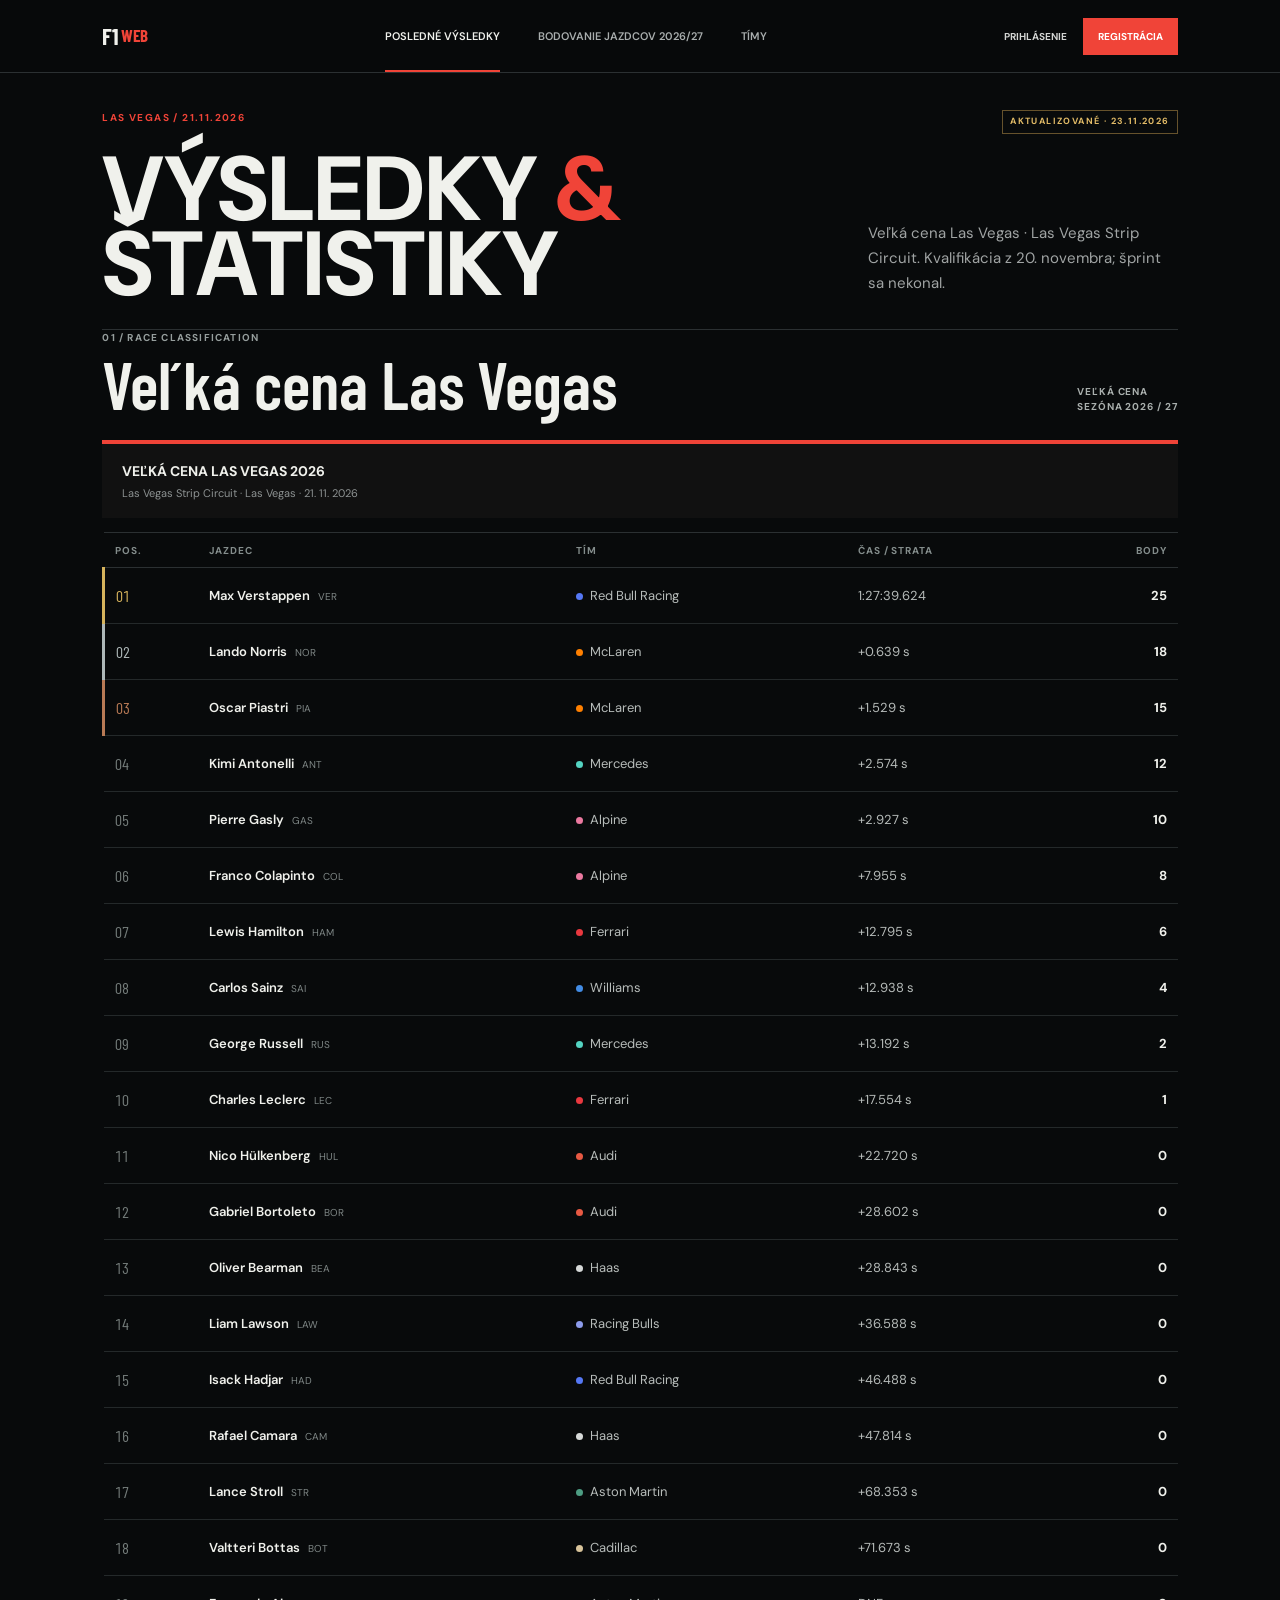
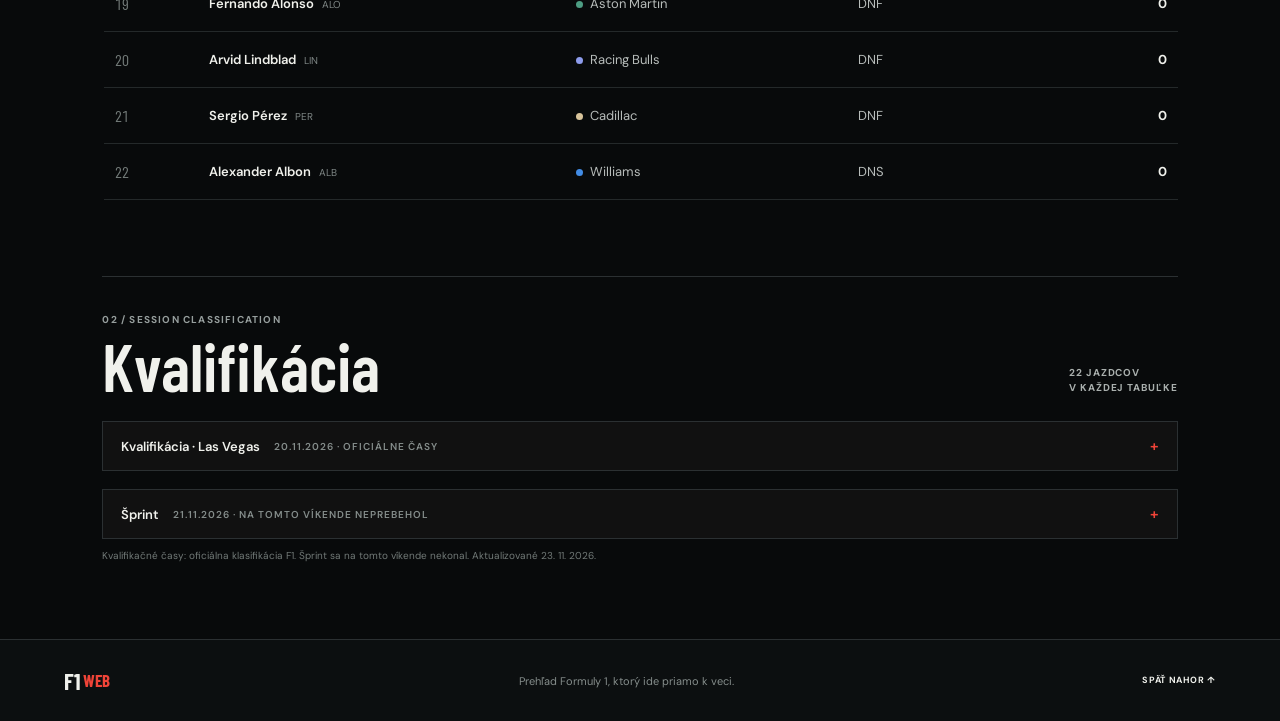
<file: vysledky.html>
<!doctype html>
<html lang="sk">
<head>
	<meta charset="utf-8">
	<meta name="viewport" content="width=device-width, initial-scale=1">
	<meta name="description" content="Kompletné výsledky pretekov, kvalifikácie a šprintu Formuly 1.">
	<title>Výsledky | F1 Web</title>
	<link rel="preconnect" href="https://fonts.googleapis.com">
	<link rel="preconnect" href="https://fonts.gstatic.com" crossorigin>
	<link href="https://fonts.googleapis.com/css2?family=Barlow+Condensed:wght@500;600;700;800&family=DM+Sans:wght@400;500;600;700&display=swap" rel="stylesheet">
	<link rel="icon" type="image/svg+xml" href="favicon.svg">
	<link rel="stylesheet" href="styles.css">
	<script src="f1-data.js" defer></script>
</head>
<body>
	<header class="site-header">
		<a class="brand" href="index.html" aria-label="F1 Web, domov"><b>F1</b><span>WEB</span></a>
		<nav aria-label="Hlavná navigácia">
			<a class="current-page" href="vysledky.html" aria-current="page">Posledné výsledky</a><a href="bodovanie.html">Bodovanie jazdcov 2026/27</a><a href="timy.html">Tímy</a>
		</nav>
		<div class="auth-links"><span>Prihlásenie</span><span class="register">Registrácia</span></div>
	</header>

	<main class="page results-page">
		<div class="kicker"><span>F1 / 2026 / DATA CENTRE</span><span class="demo">DEMO · ILUSTRAČNÉ ÚDAJE</span></div>
		<section class="page-intro" aria-labelledby="page-title">
			<h1 id="page-title">VÝSLEDKY <span>&amp;</span><br>ŠTATISTIKY</h1>
			<p>Kompletný prehľad posledného pretekárskeho víkendu.<br>Preteky, kvalifikácia a šprint.</p>
		</section>

		<section class="section" id="vysledky" aria-labelledby="race-title">
			<header class="section-head"><div><p class="eyebrow">01 / RACE CLASSIFICATION</p><h2 id="race-title">Výsledok pretekov</h2></div><span class="tag">VEĽKÁ CENA<br>SEZÓNA 2026 / 27</span></header>
			<div class="race-meta results-meta"><strong>FORMULA 1 GRAND PRIX 2026</strong><span>Circuit of The Americas · 22 jazdcov</span></div>
			<div class="session-switch" role="tablist" aria-label="Výsledky podľa typu zdobenia">
				<button type="button" class="session-tab is-active" data-session="preteky" role="tab" aria-selected="true">Preteky</button>
				<button type="button" class="session-tab" data-session="kvalifikacia" role="tab" aria-selected="false">Kvalifikácia</button>
				<button type="button" class="session-tab" data-session="sprint" role="tab" aria-selected="false">Šprint</button>
			</div>
			<div class="table-scroll session-view" data-session="preteky"><table>
				<thead><tr><th>POS.</th><th>JAZDEC</th><th>TÍM</th><th>ČAS / STRATA</th><th class="num">BODY</th></tr></thead>
				<tbody>
					<tr><td class="rank winner">01</td><td><b>Lando Norris</b><small class="code">NOR</small></td><td><i class="dot papaya"></i> McLaren</td><td>1:32:18.402</td><td class="num points">25</td></tr>
					<tr><td class="rank">02</td><td><b>Oscar Piastri</b><small class="code">PIA</small></td><td><i class="dot papaya"></i> McLaren</td><td>+ 2.418 s</td><td class="num points">18</td></tr>
					<tr><td class="rank">03</td><td><b>Max Verstappen</b><small class="code">VER</small></td><td><i class="dot blue"></i> Red Bull Racing</td><td>+ 5.106 s</td><td class="num points">15</td></tr>
					<tr><td class="rank">04</td><td><b>Charles Leclerc</b><small class="code">LEC</small></td><td><i class="dot red"></i> Ferrari</td><td>+ 8.734 s</td><td class="num points">12</td></tr>
					<tr><td class="rank">05</td><td><b>George Russell</b><small class="code">RUS</small></td><td><i class="dot teal"></i> Mercedes</td><td>+ 12.090 s</td><td class="num points">10</td></tr>
					<tr><td class="rank">06</td><td><b>Lewis Hamilton</b><small class="code">HAM</small></td><td><i class="dot red"></i> Ferrari</td><td>+ 14.552 s</td><td class="num points">8</td></tr>
					<tr><td class="rank">07</td><td><b>Kimi Antonelli</b><small class="code">ANT</small></td><td><i class="dot teal"></i> Mercedes</td><td>+ 18.107 s</td><td class="num points">6</td></tr>
					<tr><td class="rank">08</td><td><b>Carlos Sainz</b><small class="code">SAI</small></td><td><i class="dot blue2"></i> Williams</td><td>+ 21.382 s</td><td class="num points">4</td></tr>
					<tr><td class="rank">09</td><td><b>Fernando Alonso</b><small class="code">ALO</small></td><td><i class="dot green"></i> Aston Martin</td><td>+ 25.605 s</td><td class="num points">2</td></tr>
					<tr><td class="rank">10</td><td><b>Pierre Gasly</b><small class="code">GAS</small></td><td><i class="dot pink"></i> Alpine</td><td>+ 28.914 s</td><td class="num points">1</td></tr>
					<tr><td class="rank">11</td><td><b>Alexander Albon</b><small class="code">ALB</small></td><td><i class="dot blue2"></i> Williams</td><td>+ 31.660 s</td><td class="num points">0</td></tr>
					<tr><td class="rank">12</td><td><b>Lance Stroll</b><small class="code">STR</small></td><td><i class="dot green"></i> Aston Martin</td><td>+ 35.144 s</td><td class="num points">0</td></tr>
					<tr><td class="rank">13</td><td><b>Esteban Ocon</b><small class="code">OCO</small></td><td><i class="dot silver"></i> Haas</td><td>+ 38.289 s</td><td class="num points">0</td></tr>
					<tr><td class="rank">14</td><td><b>Liam Lawson</b><small class="code">LAW</small></td><td><i class="dot periwinkle"></i> Racing Bulls</td><td>+ 41.903 s</td><td class="num points">0</td></tr>
					<tr><td class="rank">15</td><td><b>Nico Hülkenberg</b><small class="code">HUL</small></td><td><i class="dot orange"></i> Audi</td><td>+ 44.117 s</td><td class="num points">0</td></tr>
					<tr><td class="rank">16</td><td><b>Oliver Bearman</b><small class="code">BEA</small></td><td><i class="dot silver"></i> Haas</td><td>+ 47.325 s</td><td class="num points">0</td></tr>
					<tr><td class="rank">17</td><td><b>Franco Colapinto</b><small class="code">COL</small></td><td><i class="dot pink"></i> Alpine</td><td>+ 52.706 s</td><td class="num points">0</td></tr>
					<tr><td class="rank">18</td><td><b>Gabriel Bortoleto</b><small class="code">BOR</small></td><td><i class="dot orange"></i> Audi</td><td>+ 58.912 s</td><td class="num points">0</td></tr>
					<tr><td class="rank">19</td><td><b>Arvid Lindblad</b><small class="code">LIN</small></td><td><i class="dot periwinkle"></i> Racing Bulls</td><td>+ 1:02.455</td><td class="num points">0</td></tr>
					<tr><td class="rank">20</td><td><b>Sergio Pérez</b><small class="code">PER</small></td><td><i class="dot sand"></i> Cadillac</td><td>+ 1:08.037</td><td class="num points">0</td></tr>
					<tr><td class="rank">21</td><td><b>Valtteri Bottas</b><small class="code">BOT</small></td><td><i class="dot sand"></i> Cadillac</td><td>+ 1:12.680</td><td class="num points">0</td></tr>
					<tr><td class="rank">22</td><td><b>Isack Hadjar</b><small class="code">HAD</small></td><td><i class="dot blue"></i> Red Bull Racing</td><td>DNF</td><td class="num points">0</td></tr>
				</tbody>
			</table></div>
		</section>

		<section class="section ruled" aria-label="Výsledky kvalifikácie a šprintu">
			<header class="section-head"><div><p class="eyebrow">02 / SESSION CLASSIFICATION</p><h2>Kvalifikácia a šprint</h2></div><span class="tag">22 JAZDCOV<br>V KAŽDEJ TABUĽKE</span></header>
			<div class="extras results-extras">
				<details class="session-view" data-session="kvalifikacia"><summary>Kvalifikácia <span>VŠETKÝCH 22 JAZDCOV</span></summary><div class="table-scroll"><table class="session-table"><thead><tr><th>POS.</th><th>JAZDEC</th><th>TÍM</th><th class="num">ČAS</th></tr></thead><tbody>
					<tr><td class="rank winner">01</td><td><b>Lando Norris</b></td><td>McLaren</td><td class="num">1:31.021</td></tr><tr><td class="rank">02</td><td><b>Oscar Piastri</b></td><td>McLaren</td><td class="num">1:31.123</td></tr><tr><td class="rank">03</td><td><b>Charles Leclerc</b></td><td>Ferrari</td><td class="num">1:31.222</td></tr><tr><td class="rank">04</td><td><b>Max Verstappen</b></td><td>Red Bull Racing</td><td class="num">1:31.302</td></tr><tr><td class="rank">05</td><td><b>Lewis Hamilton</b></td><td>Ferrari</td><td class="num">1:31.440</td></tr><tr><td class="rank">06</td><td><b>George Russell</b></td><td>Mercedes</td><td class="num">1:31.508</td></tr><tr><td class="rank">07</td><td><b>Kimi Antonelli</b></td><td>Mercedes</td><td class="num">1:31.612</td></tr><tr><td class="rank">08</td><td><b>Carlos Sainz</b></td><td>Williams</td><td class="num">1:31.758</td></tr><tr><td class="rank">09</td><td><b>Fernando Alonso</b></td><td>Aston Martin</td><td class="num">1:31.819</td></tr><tr><td class="rank">10</td><td><b>Alexander Albon</b></td><td>Williams</td><td class="num">1:31.902</td></tr><tr><td class="rank">11</td><td><b>Pierre Gasly</b></td><td>Alpine</td><td class="num">1:32.017</td></tr><tr><td class="rank">12</td><td><b>Lance Stroll</b></td><td>Aston Martin</td><td class="num">1:32.105</td></tr><tr><td class="rank">13</td><td><b>Esteban Ocon</b></td><td>Haas</td><td class="num">1:32.223</td></tr><tr><td class="rank">14</td><td><b>Liam Lawson</b></td><td>Racing Bulls</td><td class="num">1:32.319</td></tr><tr><td class="rank">15</td><td><b>Nico Hülkenberg</b></td><td>Audi</td><td class="num">1:32.401</td></tr><tr><td class="rank">16</td><td><b>Oliver Bearman</b></td><td>Haas</td><td class="num">1:32.523</td></tr><tr><td class="rank">17</td><td><b>Franco Colapinto</b></td><td>Alpine</td><td class="num">1:32.642</td></tr><tr><td class="rank">18</td><td><b>Gabriel Bortoleto</b></td><td>Audi</td><td class="num">1:32.791</td></tr><tr><td class="rank">19</td><td><b>Arvid Lindblad</b></td><td>Racing Bulls</td><td class="num">1:32.912</td></tr><tr><td class="rank">20</td><td><b>Sergio Pérez</b></td><td>Cadillac</td><td class="num">1:33.081</td></tr><tr><td class="rank">21</td><td><b>Valtteri Bottas</b></td><td>Cadillac</td><td class="num">1:33.217</td></tr><tr><td class="rank">22</td><td><b>Isack Hadjar</b></td><td>Red Bull Racing</td><td class="num">1:33.360</td></tr>
				</tbody></table></div></details>
				<details class="session-view" data-session="sprint"><summary>Šprint <span>VŠETKÝCH 22 JAZDCOV</span></summary><div class="table-scroll"><table class="session-table"><thead><tr><th>POS.</th><th>JAZDEC</th><th>TÍM</th><th class="num">ČAS / STRATA</th></tr></thead><tbody>
					<tr><td class="rank winner">01</td><td><b>Oscar Piastri</b></td><td>McLaren</td><td class="num">31:42.105</td></tr><tr><td class="rank">02</td><td><b>Lando Norris</b></td><td>McLaren</td><td class="num">+ 1.204 s</td></tr><tr><td class="rank">03</td><td><b>George Russell</b></td><td>Mercedes</td><td class="num">+ 3.819 s</td></tr><tr><td class="rank">04</td><td><b>Charles Leclerc</b></td><td>Ferrari</td><td class="num">+ 5.103 s</td></tr><tr><td class="rank">05</td><td><b>Max Verstappen</b></td><td>Red Bull Racing</td><td class="num">+ 6.292 s</td></tr><tr><td class="rank">06</td><td><b>Kimi Antonelli</b></td><td>Mercedes</td><td class="num">+ 8.426 s</td></tr><tr><td class="rank">07</td><td><b>Lewis Hamilton</b></td><td>Ferrari</td><td class="num">+ 10.105 s</td></tr><tr><td class="rank">08</td><td><b>Carlos Sainz</b></td><td>Williams</td><td class="num">+ 12.840 s</td></tr><tr><td class="rank">09</td><td><b>Fernando Alonso</b></td><td>Aston Martin</td><td class="num">+ 15.091 s</td></tr><tr><td class="rank">10</td><td><b>Pierre Gasly</b></td><td>Alpine</td><td class="num">+ 17.307 s</td></tr><tr><td class="rank">11</td><td><b>Alexander Albon</b></td><td>Williams</td><td class="num">+ 18.472 s</td></tr><tr><td class="rank">12</td><td><b>Lance Stroll</b></td><td>Aston Martin</td><td class="num">+ 20.634 s</td></tr><tr><td class="rank">13</td><td><b>Esteban Ocon</b></td><td>Haas</td><td class="num">+ 22.019 s</td></tr><tr><td class="rank">14</td><td><b>Liam Lawson</b></td><td>Racing Bulls</td><td class="num">+ 23.805 s</td></tr><tr><td class="rank">15</td><td><b>Nico Hülkenberg</b></td><td>Audi</td><td class="num">+ 25.602 s</td></tr><tr><td class="rank">16</td><td><b>Oliver Bearman</b></td><td>Haas</td><td class="num">+ 27.394 s</td></tr><tr><td class="rank">17</td><td><b>Franco Colapinto</b></td><td>Alpine</td><td class="num">+ 29.816 s</td></tr><tr><td class="rank">18</td><td><b>Gabriel Bortoleto</b></td><td>Audi</td><td class="num">+ 31.709 s</td></tr><tr><td class="rank">19</td><td><b>Arvid Lindblad</b></td><td>Racing Bulls</td><td class="num">+ 34.288 s</td></tr><tr><td class="rank">20</td><td><b>Sergio Pérez</b></td><td>Cadillac</td><td class="num">+ 37.029 s</td></tr><tr><td class="rank">21</td><td><b>Valtteri Bottas</b></td><td>Cadillac</td><td class="num">+ 40.612 s</td></tr><tr><td class="rank">22</td><td><b>Isack Hadjar</b></td><td>Red Bull Racing</td><td class="num">DNF</td></tr>
				</tbody></table></div></details>
			</div>
			<p class="note">Všetky výsledky sú ilustračné a neslúžia ako oficiálna klasifikácia.</p>
		</section>
	</main>

	<footer class="footer"><a class="brand" href="index.html" aria-label="F1 Web, domov"><b>F1</b><span>WEB</span></a><p>Prehľad Formuly 1, ktorý ide priamo k veci.</p><a href="#vysledky">SPÄŤ NAHOR ↑</a></footer>
</body>
</html>
</file>
<file: styles.css>
:root {
  color-scheme: dark;
  --bg: #080a0b;
  --panel: #111516;
  --line: #2b3032;
  --text: #f0f1ec;
  --muted: #9da4a5;
  --red: #f04438;
  --display: "Barlow Condensed", Impact, sans-serif;
  --body: "DM Sans", sans-serif;
}
* { box-sizing: border-box; }
html { scroll-behavior: smooth; scroll-padding-top: 90px; }
body { margin: 0; background: var(--bg); color: var(--text); font-family: var(--body); line-height: 1.5; }
a { color: inherit; text-decoration: none; }
.site-header { position: sticky; z-index: 4; top: 0; display: flex; min-height: 72px; align-items: center; justify-content: space-between; gap: 20px; padding: 0 max(5vw, calc((100vw - 1280px) / 2)); border-bottom: 1px solid var(--line); background: rgba(8, 10, 11, .96); backdrop-filter: blur(12px); }
.brand { display: inline-flex; flex: 0 0 auto; align-items: center; gap: 8px; font-family: var(--display); font-size: 19px; font-weight: 800; }
.brand b { display: grid; width: 29px; height: 29px; place-items: center; background: var(--red); color: white; font-size: 20px; transform: skew(-9deg); }
.brand span { color: var(--muted); font-weight: 500; }
nav { display: flex; height: 72px; align-items: stretch; gap: clamp(18px, 3vw, 40px); }
nav a { position: relative; display: flex; align-items: center; color: #a9aeae; font-size: 10px; font-weight: 600; }
nav a:hover, nav a:focus-visible { color: var(--red); }
nav a:hover::after, nav a:focus-visible::after { position: absolute; right: 0; bottom: 0; left: 0; height: 2px; background: var(--red); content: ""; }
.season { display: flex; align-items: center; gap: 8px; color: #c4c9c7; font-size: 9px; font-weight: 700; white-space: nowrap; }
.season i, .eyebrow i, .photo-tag i { width: 7px; height: 7px; border-radius: 50%; background: #c6f36b; }
.page { width: min(1280px, 90vw); margin: 0 auto; }
.kicker { display: flex; justify-content: space-between; padding: 24px 0 16px; color: #92999a; font-size: 8px; font-weight: 700; letter-spacing: .14em; }
.demo { padding: 4px 7px; border: 1px solid #66522c; color: #e2bb67; font-size: 7px; }
.hero { display: grid; min-height: 320px; grid-template-columns: 1fr .95fr; overflow: hidden; border-block: 1px solid #34393a; background: var(--panel); animation: enter .4s ease-out both; }
.hero-copy { align-self: center; padding: 35px clamp(22px, 5vw, 64px); }
.eyebrow { display: flex; align-items: center; gap: 9px; margin: 0; color: #969e9d; font-size: 8px; font-weight: 700; letter-spacing: .12em; }
.hero-copy .eyebrow i { width: 19px; height: 2px; border-radius: 0; background: var(--red); }
h1, h2, h3, p { margin-top: 0; }
h1 { margin: 18px 0 12px; font-family: var(--display); font-size: clamp(41px, 5vw, 66px); font-weight: 700; line-height: .94; }
h1 span { color: #a6aeac; }
.hero-copy > p:not(.eyebrow) { max-width: 340px; margin-bottom: 21px; color: #a4acab; font-size: 11px; }
.jump { display: inline-flex; gap: 15px; padding-bottom: 5px; border-bottom: 1px solid var(--red); font-size: 9px; font-weight: 700; }
.jump span { color: var(--red); font-size: 15px; }
.hero-photo { position: relative; min-height: 320px; background: linear-gradient(90deg, var(--panel), rgba(17, 21, 22, .08) 68%), linear-gradient(0deg, rgba(8, 10, 11, .65), transparent 60%), url("https://images.unsplash.com/photo-1532906619279-a4b7267c7b9c?auto=format&fit=crop&w=1400&q=85") center/cover, #24292b; }
.photo-tag { position: absolute; top: 18px; right: 18px; display: flex; align-items: center; gap: 8px; font-size: 8px; font-weight: 700; letter-spacing: .1em; }
.hero-photo strong { position: absolute; right: 20px; bottom: 19px; font-family: var(--display); font-size: 34px; line-height: .9; text-align: right; }
.stats { display: grid; grid-template-columns: repeat(4, 1fr); margin-bottom: 68px; border-bottom: 1px solid var(--line); }
.stats > div { display: flex; min-height: 96px; flex-direction: column; justify-content: center; gap: 2px; padding: 14px 18px; border-right: 1px solid var(--line); }
.stats > div:first-child { padding-left: 0; }.stats > div:last-child { border: 0; }
.stats small { color: #87908f; font-size: 7px; font-weight: 700; letter-spacing: .1em; }
.stats b { font-family: var(--display); font-size: 24px; font-weight: 600; line-height: 1.15; }
.stats b em { color: var(--muted); font-size: 13px; font-style: normal; }
.stats span { display: flex; align-items: center; gap: 6px; color: #a5abaa; font-size: 8px; }
.dot { display: inline-block; width: 7px; height: 7px; margin-right: 4px; border-radius: 50%; vertical-align: middle; }
.papaya { background: #ff8000; }.red { background: #e9383f; }.blue { background: #5578f5; }.teal { background: #54d4c2; }.green { background: #4d9d83; }
.section { padding-bottom: 68px; scroll-margin-top: 88px; }.ruled { padding-top: 35px; border-top: 1px solid var(--line); }
.section-head { display: flex; align-items: end; justify-content: space-between; gap: 16px; margin-bottom: 19px; }
.section-head .eyebrow span { color: #606866; }
h2 { margin: 6px 0 0; font-family: var(--display); font-size: 37px; font-weight: 600; line-height: 1; }
.tag { display: inline-flex; align-items: center; gap: 7px; padding-bottom: 3px; color: #aab0ae; font-size: 7px; font-weight: 700; letter-spacing: .09em; }
.tag i { width: 6px; height: 6px; background: var(--red); transform: rotate(45deg); }
.table-scroll { width: 100%; overflow-x: auto; overscroll-behavior-x: contain; -webkit-overflow-scrolling: touch; }
table { width: 100%; border-collapse: collapse; text-align: left; white-space: nowrap; }
th { height: 35px; border-block: 1px solid var(--line); color: #848d8c; font-size: 7px; letter-spacing: .09em; }
td { height: 48px; border-bottom: 1px solid #24292a; color: #b7bcba; font-size: 9px; }
th:first-child, td:first-child { padding-left: 11px; }th:last-child, td:last-child { padding-right: 11px; }
.num { text-align: right; }.rank { color: #737b79; font-family: var(--display); font-size: 13px; }.winner { color: #c6f36b; }
td b { color: var(--text); font-weight: 600; }.code { margin-left: 8px; color: #7f8786; font-size: 7px; }.points { color: var(--text); font-weight: 700; }
td, th, time, .num, .points, .feature-list li time { font-variant-numeric: tabular-nums; }
table tbody tr:nth-child(1) { --podium-color: #d6b35c; }
table tbody tr:nth-child(2) { --podium-color: #aeb8b8; }
table tbody tr:nth-child(3) { --podium-color: #b87a55; }
#vysledky table tbody tr:nth-child(-n+3) { border-left: 3px solid var(--podium-color); }
#vysledky table tbody tr:nth-child(-n+3) .rank { color: var(--podium-color); }
tbody tr:hover { background: #15191a; }
#vysledky .qualification-table { min-width: 800px; }
.qualification-status { color: #aab0ae; font-size: 7px; font-weight: 700; letter-spacing: .04em; }
.qualification-status.eliminated { color: var(--red); }
.extras { display: grid; grid-template-columns: 1fr 1fr; gap: 13px; margin-top: 14px; }
.extras details { border-bottom: 1px solid var(--line); }.extras summary { display: flex; min-height: 40px; align-items: center; gap: 14px; cursor: pointer; list-style: none; font-size: 9px; font-weight: 600; }
.extras summary::-webkit-details-marker { display: none; }.extras summary::after { margin-left: auto; color: var(--red); content: "+"; font-size: 15px; }
.extras details[open] summary::after { content: "−"; }.extras summary span { color: #858d8b; font-size: 7px; letter-spacing: .1em; }
.extras details p { padding-bottom: 10px; color: #a8afad; font-size: 8px; }.note { margin: 9px 0 0; color: #727a78; font-size: 7px; }
.columns { display: grid; grid-template-columns: 1fr 1fr; gap: 38px; }.subhead { display: flex; align-items: baseline; justify-content: space-between; gap: 8px; margin-bottom: 9px; }
.subhead h3 { margin: 0; font-family: var(--display); font-size: 22px; font-weight: 600; }.subhead span { color: #858d8b; font-size: 7px; letter-spacing: .08em; }
.compact td { height: 41px; font-size: 8px; }
.team-grid { display: grid; grid-template-columns: repeat(5, minmax(0, 1fr)); border-top: 1px solid var(--line); border-left: 1px solid var(--line); }
.team-grid article { min-height: 138px; padding: 12px; border-top: 3px solid var(--team-accent, var(--line)); border-right: 1px solid var(--line); border-bottom: 1px solid var(--line); box-shadow: inset 0 12px 24px -24px var(--team-accent, transparent); transition: background .15s ease, box-shadow .15s ease; }.team-grid article:hover { background: var(--panel); box-shadow: inset 0 14px 30px -18px var(--team-accent, transparent); }
.team-grid article:nth-child(1) { --team-accent: #ff8000; }
.team-grid article:nth-child(2) { --team-accent: #e9383f; }
.team-grid article:nth-child(3), .team-grid article:nth-child(10) { --team-accent: #5578f5; }
.team-grid article:nth-child(4) { --team-accent: #54d4c2; }
.team-grid article:nth-child(5) { --team-accent: #4d9d83; }
.team-grid article:nth-child(6) { --team-accent: #428ce5; }
.team-grid article:nth-child(7) { --team-accent: #e75943; }
.team-grid article:nth-child(8) { --team-accent: #eb79a0; }
.team-grid article:nth-child(9) { --team-accent: #d6d9d8; }
.team-grid article:nth-child(11) { --team-accent: #d8c49b; }
.team-grid article header { display: flex; justify-content: space-between; color: #68716f; font-size: 7px; }.bar { width: 23px; height: 3px; }
.team-logo { display: block; width: 112px; height: 36px; margin: 11px 0 7px; object-fit: contain; object-position: left center; filter: brightness(0) invert(1); opacity: .9; }
.team-logo.racing-bulls-logo { filter: none !important; opacity: 1; }
.team-grid h3 { margin: 9px 0; font-family: var(--display); font-size: 19px; font-weight: 600; }.team-grid p { display: flex; justify-content: space-between; gap: 4px; margin: 3px 0; color: #b2b8b5; font-size: 8px; }.team-grid p span { color: #727a78; font-size: 6px; font-weight: 700; }
.blue2 { background: #428ce5; }.orange { background: #e75943; }.pink { background: #eb79a0; }.silver { background: #d6d9d8; }.periwinkle { background: #8d9cec; }.sand { background: #d8c49b; }
.footer { display: flex; min-height: 82px; align-items: center; justify-content: space-between; gap: 16px; padding: 16px max(5vw, calc((100vw - 1280px) / 2)); border-top: 1px solid var(--line); background: #0c0f10; }.footer p { margin: 0; color: #858d8b; font-size: 8px; }.footer > a:last-child { font-size: 7px; font-weight: 700; letter-spacing: .07em; }
@keyframes enter { from { opacity: 0; transform: translateY(8px); } to { opacity: 1; transform: translateY(0); } }
@media (max-width: 900px) {
  .site-header { flex-wrap: wrap; gap: 0 16px; padding: 0 5vw; }nav { order: 2; width: 100%; height: 40px; justify-content: space-between; gap: 9px; }.season { margin-left: auto; }nav a { font-size: 8px; }
  .hero { grid-template-columns: 1fr .8fr; }.hero-copy { padding: 26px 22px; }.stats { grid-template-columns: 1fr 1fr; margin-bottom: 50px; }.stats > div { min-height: 82px; border-bottom: 1px solid var(--line); }.stats > div:nth-child(2) { border-right: 0; }.stats > div:nth-child(3) { padding-left: 0; }.team-grid { grid-template-columns: repeat(3, minmax(0, 1fr)); }
}
@media (max-width: 620px) {
  html { scroll-padding-top: 102px; }.site-header { min-height: 96px; padding: 0 5vw; }nav { overflow-x: auto; justify-content: flex-start; gap: 22px; }nav a { flex: 0 0 auto; }
  .page { width: 90vw; }.kicker { gap: 8px; font-size: 7px; }.demo { font-size: 6px; }.hero { grid-template-columns: 1fr; }.hero-copy { padding: 25px 19px 22px; }h1 { font-size: 43px; }.hero-photo { min-height: 170px; }.hero-photo strong { font-size: 27px; }
  .stats { margin-bottom: 42px; }.stats > div { min-height: 76px; padding: 10px; }.stats > div:first-child, .stats > div:nth-child(3) { padding-left: 0; }.stats b { font-size: 21px; }.stats small { font-size: 6px; }
  .section { padding-bottom: 48px; }.ruled { padding-top: 28px; }.section-head { align-items: flex-start; }h2 { font-size: 32px; }.tag { max-width: 115px; justify-content: flex-end; font-size: 6px; text-align: right; }
  #vysledky table { min-width: 570px; }.compact { min-width: 490px; }.extras { grid-template-columns: 1fr; gap: 0; }.columns { grid-template-columns: 1fr; gap: 25px; }.team-grid { grid-template-columns: repeat(2, minmax(0, 1fr)); }.team-grid article { min-height: 130px; padding: 10px; }.team-grid h3 { font-size: 17px; }.team-grid p { font-size: 7px; }
  .footer { flex-wrap: wrap; padding: 16px 5vw; }.footer p { order: 3; width: 100%; }
}
@media (prefers-reduced-motion: reduce) { *, *::before, *::after { scroll-behavior: auto !important; animation-duration: .01ms !important; animation-iteration-count: 1 !important; transition-duration: .01ms !important; } }

/* Type scale and layout follow the supplied F1 Web references. */
.site-header { padding-right: max(8vw, calc((100vw - 1120px) / 2)); padding-left: max(8vw, calc((100vw - 1120px) / 2)); }
.brand { gap: 2px; font-size: 23px; }
.brand b { width: auto; height: auto; background: transparent; color: var(--text); font-size: 23px; transform: none; }
.brand span { color: var(--red); font-size: 17px; font-weight: 700; }
.site-header nav { gap: clamp(20px, 3vw, 42px); }
.site-header nav a { font-size: 11px; text-transform: uppercase; }
.auth-links { display: flex; align-items: center; gap: 16px; color: #d3d5d3; font-size: 10px; font-weight: 700; text-transform: uppercase; white-space: nowrap; }
.auth-links .register { padding: 11px 15px; background: var(--red); color: white; }
.page { width: min(1120px, 84vw); }
.kicker { padding-top: 37px; padding-bottom: 15px; font-size: 10px; color: var(--red); }
.demo { font-size: 9px; }
.page-intro { display: grid; grid-template-columns: 1fr .42fr; align-items: end; gap: 28px; padding: 3px 0 27px; border-bottom: 1px solid var(--line); }
.page-intro h1 { margin: 0; font-family: var(--body); font-size: clamp(62px, 7.1vw, 92px); font-weight: 800; line-height: .83; }
.page-intro h1 span { color: #686a6b; }
.page-intro > p { align-self: end; margin: 0 0 7px; color: #a0a4a4; font-size: 15px; line-height: 1.65; }
.featured-row { display: grid; grid-template-columns: 1.43fr .9fr; gap: 18px; margin: 30px 0 76px; }
.featured-results { align-self: start; border: 1px solid var(--line); border-top: 4px solid var(--red); background: #111; }
.feature-heading { padding: 19px 24px 17px; border-bottom: 1px solid var(--line); }
.feature-heading .eyebrow { color: var(--red); font-size: 10px; }
.feature-heading h2 { margin: 10px 0 0; font-family: var(--body); font-size: 28px; font-weight: 800; text-transform: uppercase; }
.race-meta { display: flex; flex-direction: column; gap: 3px; padding: 15px 24px; border-bottom: 1px solid var(--line); }
.race-meta strong { font-size: 14px; }
.race-meta span { color: #8d9292; font-size: 11px; }
.feature-table-label { display: grid; grid-template-columns: 40px 1fr auto; padding: 13px 24px 10px; color: #7d8584; font-size: 9px; letter-spacing: .1em; }
.feature-list { margin: 0; padding: 0 24px; list-style: none; }
.feature-list li { display: grid; min-height: 61px; grid-template-columns: 40px 1fr auto; align-items: center; border-top: 1px solid #25292a; }
.feature-list li > b { color: var(--red); font-family: var(--display); font-size: 17px; }
.feature-list li > span { display: flex; flex-direction: column; gap: 1px; border-left: 3px solid var(--teal, #54d4c2); padding-left: 12px; }
.feature-list li strong { font-size: 14px; }
.feature-list li small { color: #818887; font-size: 10px; }
.feature-list li time { color: #c3c6c5; font-size: 10px; }
.winner-note { margin: 0 24px; padding: 13px 0; border-top: 1px solid var(--line); color: #858b8a; font-size: 10px; font-weight: 700; letter-spacing: .12em; }
.feature-photo { position: relative; min-height: 495px; overflow: hidden; border: 1px solid var(--line); background: #101314; }
.feature-photo::before { position: absolute; z-index: 2; right: 25px; bottom: 97px; left: 25px; width: 78px; height: 2px; background: var(--red); content: ""; }
.photo-slides, .photo-slide { position: absolute; inset: 0; }
.photo-slide { margin: 0; opacity: 0; transition: opacity .8s ease-in-out, visibility .8s ease-in-out; visibility: hidden; }
.photo-slide.is-active { opacity: 1; visibility: visible; }
.photo-slide img { display: block; width: 100%; height: 100%; object-fit: cover; }
.photo-slide::after { position: absolute; inset: 0; background-image: linear-gradient(0deg, rgba(8, 10, 11, .82), rgba(8, 10, 11, .08) 68%), repeating-linear-gradient(135deg, transparent 0 42px, rgba(240, 68, 56, .12) 42px 43px); content: ""; pointer-events: none; }
.photo-label { position: absolute; z-index: 3; top: 24px; right: 23px; display: flex; justify-content: space-between; color: #b7bbba; font-size: 9px; font-weight: 700; letter-spacing: .1em; }
.photo-label b { color: var(--red); }
.photo-credit-trigger { position: absolute; z-index: 4; top: 42px; right: 23px; display: grid; width: 26px; height: 26px; place-items: center; border: 1px solid rgba(255,255,255,.24); border-radius: 50%; background: rgba(8,10,11,.72); color: #dfe2df; cursor: help; font-size: 13px; line-height: 1; }
.photo-credit { position: absolute; z-index: 5; top: 74px; right: 23px; max-width: 260px; padding: 8px 10px; border: 1px solid var(--line); background: rgba(8,10,11,.94); color: #d3d5d3; font-size: 8px; letter-spacing: .02em; opacity: 0; pointer-events: none; text-align: right; transform: translateY(-4px); transition: opacity .15s ease, transform .15s ease; }
.photo-credit-trigger:hover + .photo-credit, .photo-credit-trigger:focus + .photo-credit { opacity: 1; pointer-events: auto; transform: translateY(0); }
.photo-credit a { color: inherit; text-decoration: underline; text-underline-offset: 2px; }
.feature-photo strong { position: absolute; z-index: 3; right: 25px; bottom: 25px; left: 25px; font-family: var(--body); font-size: 25px; font-weight: 800; line-height: 1.1; }
.photo-controls { position: absolute; z-index: 4; right: 25px; bottom: 68px; left: 25px; display: flex; align-items: center; justify-content: space-between; pointer-events: none; }
.photo-arrow { display: grid; width: 36px; height: 36px; place-items: center; border: 1px solid rgba(255,255,255,.35); border-radius: 50%; background: rgba(8,10,11,.72); color: white; cursor: pointer; font-family: var(--display); font-size: 28px; line-height: 1; pointer-events: auto; }
.photo-dots { display: flex; gap: 7px; margin: 0 auto; pointer-events: auto; }
.photo-dot { width: 7px; height: 7px; padding: 0; border: 0; border-radius: 50%; background: rgba(255,255,255,.45); cursor: pointer; }
.photo-dot.is-active { background: var(--red); }
.eyebrow { font-size: 10px; }
.section { padding-bottom: 76px; }
.section-head { margin-bottom: 23px; }
.section-head h2 { font-size: clamp(42px, 5.2vw, 70px); line-height: .98; }
#results-title span { color: var(--red); }
.tag { font-size: 10px; }
th { font-size: 10px; }
td { height: 56px; font-size: 13px; }
.rank { font-size: 16px; }
.code { font-size: 10px; }
.extras summary { min-height: 48px; font-size: 13px; }
.extras summary span, .extras details p { font-size: 10px; }
.note { font-size: 10px; }
.subhead h3 { font-size: 27px; }
.subhead span { font-size: 9px; }
.compact td { height: 49px; font-size: 12px; }
.standings-extra { display: none; }
.standings-expanded .standings-extra { display: table-row; }
.standings-toggle { display: inline-flex; min-height: 38px; align-items: center; margin-top: 12px; padding: 0 12px; border: 1px solid var(--line); background: transparent; color: #dfe2df; cursor: pointer; font-size: 9px; font-weight: 700; letter-spacing: .05em; text-transform: uppercase; }
.standings-toggle:hover, .standings-toggle:focus-visible { border-color: var(--red); color: var(--red); }
.next-race { margin-top: 17px; padding: 17px 18px; border: 1px solid var(--line); border-left: 3px solid var(--red); background: #111516; }
.next-race p { display: flex; justify-content: space-between; margin: 0 0 8px; color: #92999a; font-size: 8px; font-weight: 700; letter-spacing: .08em; text-transform: uppercase; }
.next-race p span { color: var(--red); }
.next-race h3 { margin: 0 0 5px; font-family: var(--display); font-size: 24px; }
.next-race time { color: #b4bab8; font-size: 10px; }
.session-switch, .standings-switch { display: none; }
.team-code { display: inline-block; min-width: 38px; margin-right: 6px; color: #dfe2df; font-family: var(--display); font-size: 10px; font-weight: 700; letter-spacing: .06em; }
.team-grid article { min-height: 158px; padding: 15px; }
.team-grid article header { font-size: 10px; }
.team-grid h3 { font-size: 24px; }
.team-grid p { font-size: 12px; }
.team-grid p span { font-size: 9px; }
.footer p { font-size: 11px; }
.footer > a:last-child { font-size: 9px; }
@media (max-width: 900px) {
  .site-header { padding: 13px 5vw; }
  .auth-links { margin-left: auto; }
  .site-header nav { gap: 14px; }
  .site-header nav a { font-size: 9px; }
  .page { width: 90vw; }
  .page-intro h1 { font-size: clamp(58px, 8vw, 76px); }
  .page-intro > p { font-size: 13px; }
  .featured-row { grid-template-columns: 1.2fr .8fr; }
  .feature-photo { min-height: 450px; }
  .team-grid h3 { font-size: 21px; }
  .team-grid p { font-size: 10px; }
}
@media (max-width: 620px) {
  .site-header { gap: 10px; padding: 12px 5vw 0; }
  .brand { font-size: 20px; }
  .brand b { font-size: 20px; }
  .brand span { font-size: 15px; }
  .auth-links { gap: 9px; font-size: 10px; }
  .auth-links .register { min-height: 38px; padding: 9px 10px; }
  .site-header nav { display: grid; width: 100%; height: auto; grid-template-columns: repeat(3, minmax(0, 1fr)); gap: 6px; overflow: visible; }
  .site-header nav a { min-width: 0; min-height: 44px; justify-content: center; padding: 6px 3px; border-bottom: 2px solid var(--line); background: var(--panel); font-size: 10px; letter-spacing: .04em; text-align: center; text-transform: uppercase; white-space: normal; }
  .page { width: 90vw; }
  .kicker { padding-top: 25px; font-size: 10px; }
  .demo { max-width: 145px; font-size: 9px; text-align: right; }
  .page-intro { grid-template-columns: 1fr; gap: 14px; padding-bottom: 21px; }
  .page-intro h1 { font-size: clamp(42px, 13vw, 60px); letter-spacing: -.04em; line-height: .88; }
  .page-intro > p { font-size: 14px; }
  .featured-row { grid-template-columns: 1fr; gap: 14px; margin: 20px 0 55px; }
  .feature-heading { padding: 16px; }
  .feature-heading h2 { font-size: 24px; }
  .race-meta { padding: 13px 16px; }
  .race-meta span { font-size: 12px; }
  .feature-table-label { grid-template-columns: 31px 1fr auto; padding-right: 16px; padding-left: 16px; font-size: 9px; }
  .feature-list { padding: 0 16px; }
  .feature-list li { min-height: 56px; grid-template-columns: 31px 1fr auto; }
  .feature-list li strong { font-size: 14px; }
  .feature-list li time { font-size: 10px; }
  .winner-note { margin: 0 16px; }
  .feature-photo { min-height: 280px; }
  .section-head h2 { font-size: clamp(36px, 10vw, 52px); }
  th { font-size: 10px; }
  td { height: 52px; font-size: 12px; }
  .compact { min-width: 520px; }
  .team-grid article { min-height: 145px; padding: 11px; }
  .team-grid h3 { font-size: 19px; }
  .team-grid p { font-size: 10px; }
  .team-grid p span { font-size: 9px; }
  .session-switch, .standings-switch { display: grid; grid-template-columns: repeat(3, 1fr); gap: 6px; margin: 0 0 12px; }
  .standings-switch { grid-template-columns: repeat(2, 1fr); }
  .session-tab, .standings-tab { min-height: 42px; border: 1px solid var(--line); background: var(--panel); color: #adb4b2; cursor: pointer; font-size: 10px; font-weight: 700; text-transform: uppercase; }
  .session-tab.is-active, .standings-tab.is-active { border-color: var(--red); color: white; }
  .session-view:not(.is-mobile-active), .standing-view:not(.is-mobile-active) { display: none; }
  #vysledky .extras { display: block; }
}
@media (max-width: 360px) {
  .auth-links { gap: 7px; font-size: 8px; }
  .auth-links .register { padding-inline: 7px; }
  .site-header nav { gap: 14px; }
  .page-intro h1 { font-size: 42px; }
}
.site-header nav a.current-page { color: var(--text); }
.site-header nav a.current-page:hover, .site-header nav a.current-page:focus-visible { color: var(--red); }
.site-header nav a.current-page::after { position: absolute; right: 0; bottom: 0; left: 0; height: 2px; background: var(--red); content: ""; }
.results-page .page-intro h1 span { color: var(--red); }
.results-page .results-meta { margin: 0 0 14px; padding: 17px 20px; border: 0; border-top: 4px solid var(--red); background: #111; }
.results-page .results-extras { grid-template-columns: 1fr; gap: 18px; }
.results-page .results-extras details { border: 1px solid var(--line); background: #111; }
.results-page .results-extras summary { padding: 0 18px; }
.results-page .results-extras .table-scroll { padding: 0 18px 16px; }
</file>
